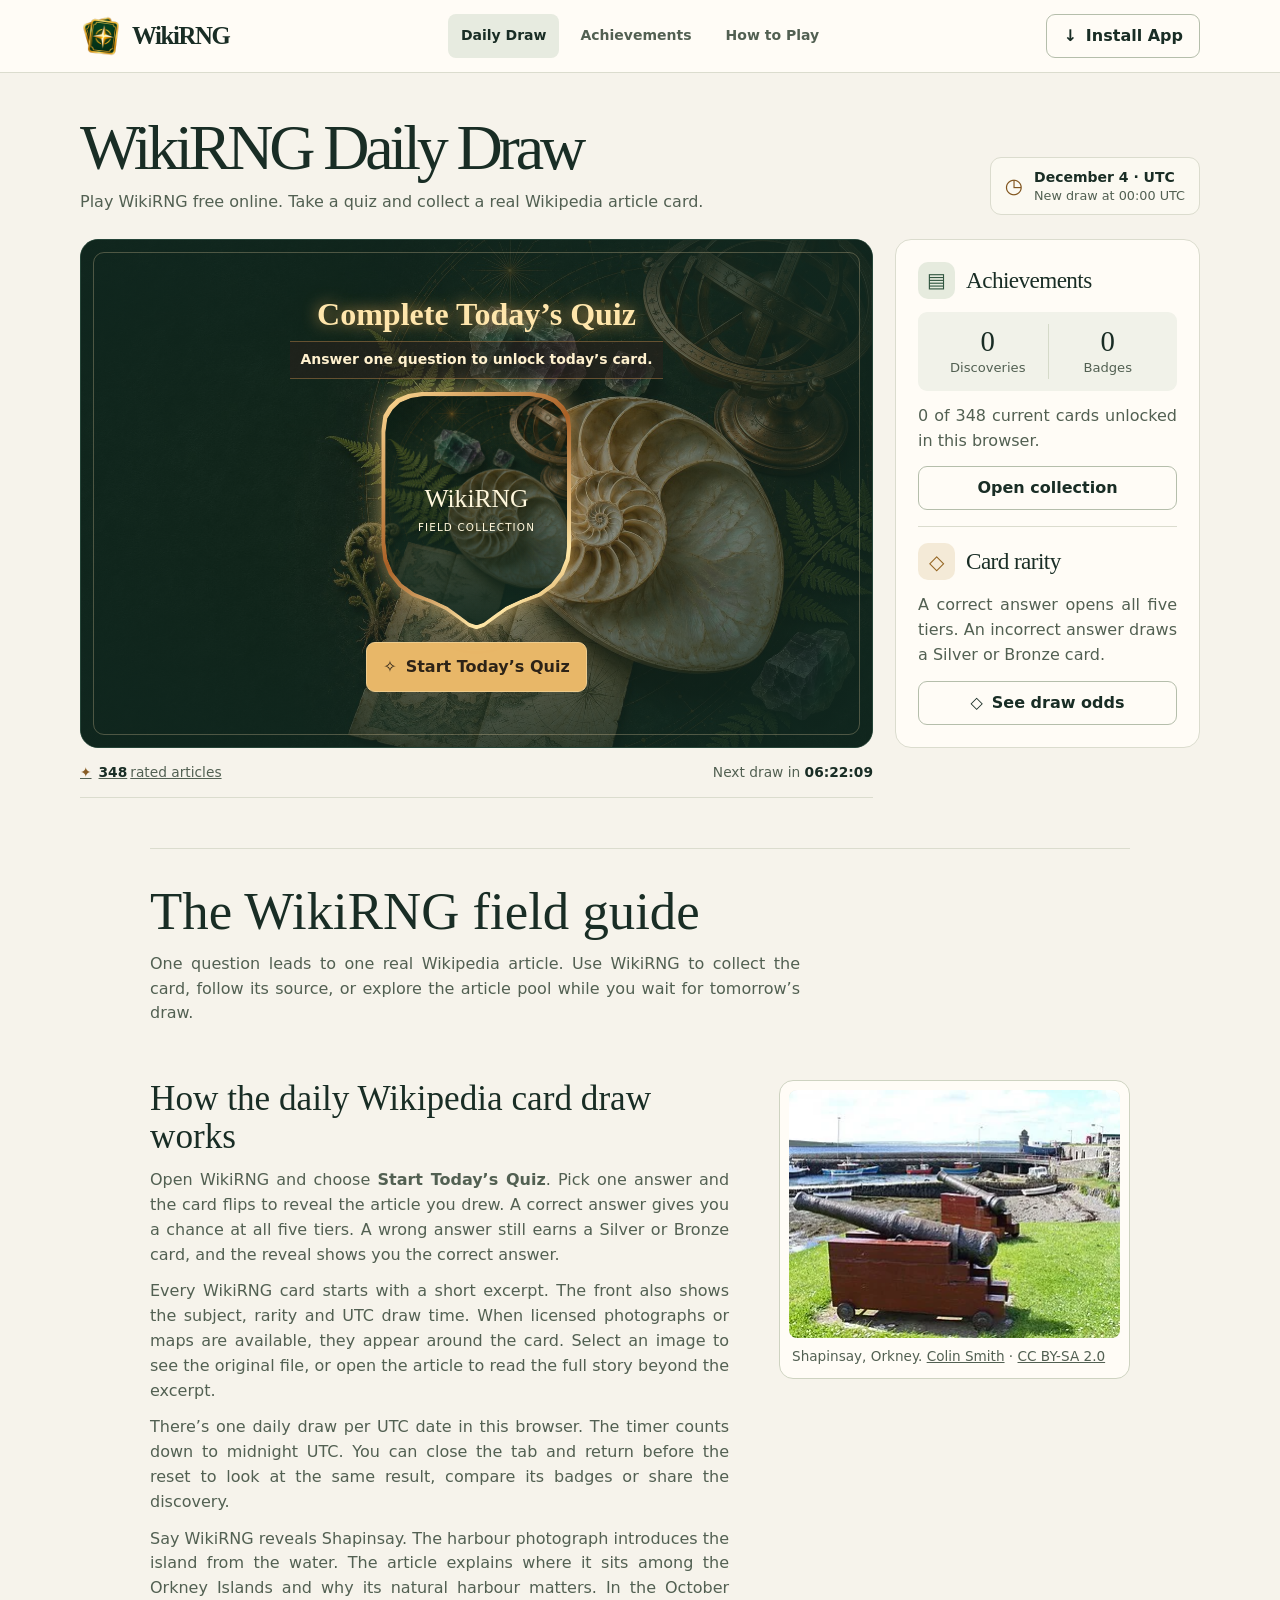
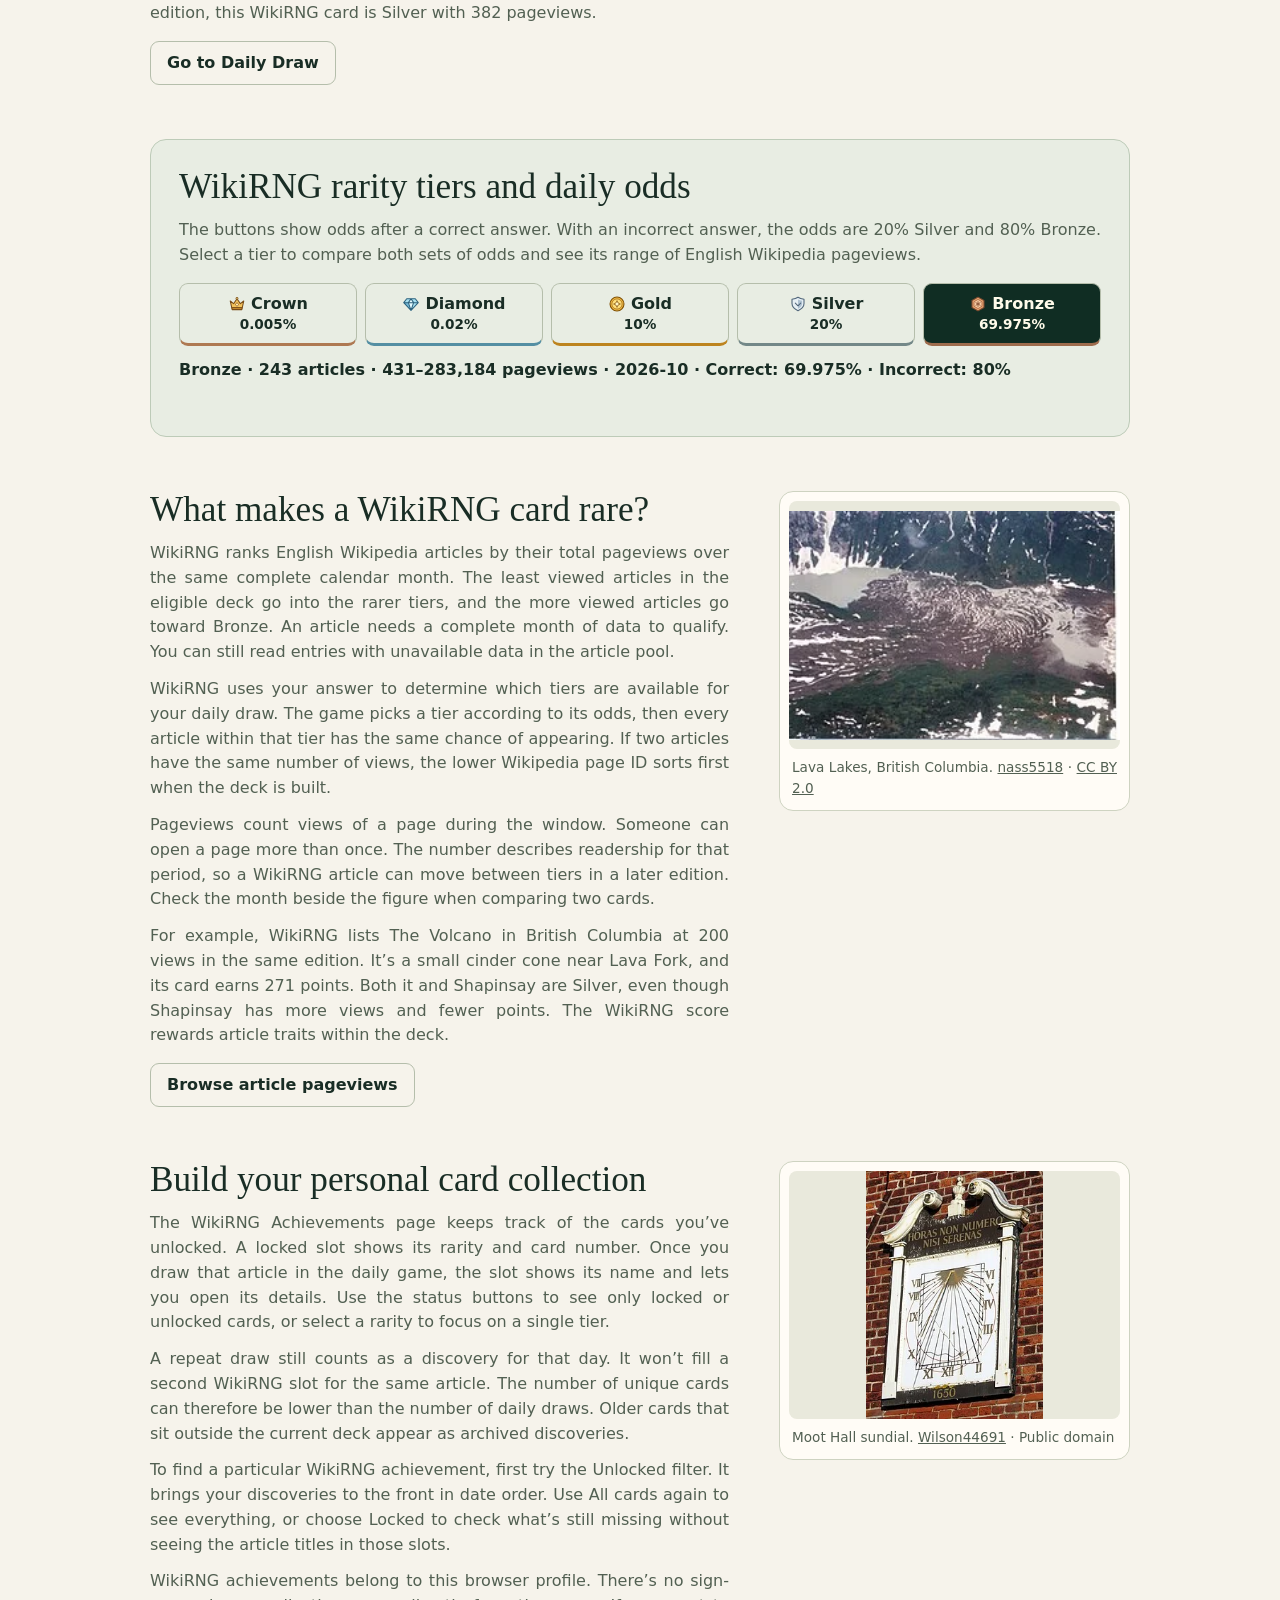
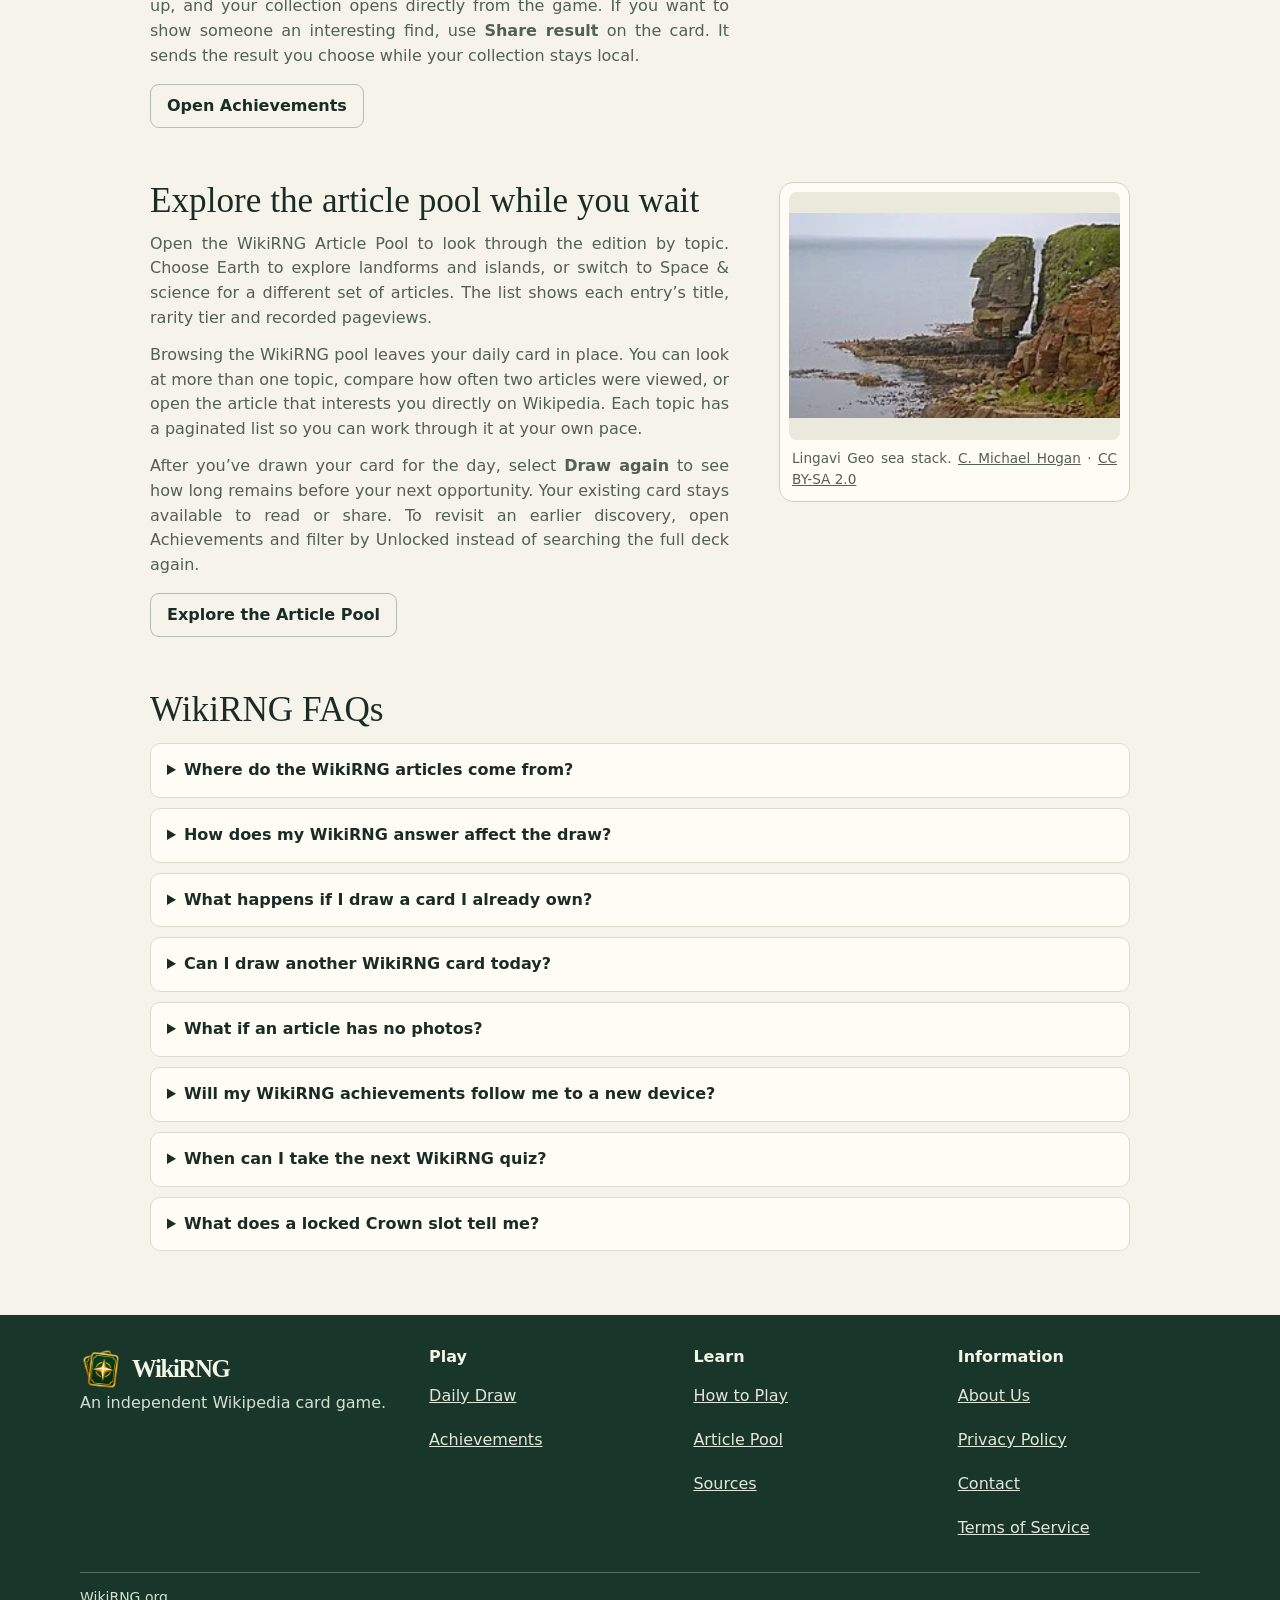
<file: index.html>
<!doctype html>
<html lang="en">
<head>
  <meta charset="utf-8">
  <meta name="viewport" content="width=device-width, initial-scale=1">
  <meta name="description" content="Play WikiRNG free online. Answer a quick quiz, draw a daily Wikipedia card from five rarity tiers, and build your personal collection.">
  <link rel="canonical" href="https://wikirng.org/">
  <meta property="og:title" content="WikiRNG — Daily Wikipedia Card Draw">
  <meta property="og:description" content="Answer the daily quiz, draw a Wikipedia article card, and fill your collection.">
  <meta property="og:url" content="https://wikirng.org/">
  <meta property="og:image" content="https://wikirng.org/archive-cover.jpg">
  <link rel="icon" type="image/png" sizes="32x32" href="brand/icon-32.png">
  <link rel="apple-touch-icon" href="brand/icon-192.png">
  <link rel="manifest" href="manifest.webmanifest">
  <meta name="theme-color" content="#f6f3eb">
  <link rel="stylesheet" href="styles.css">
  <script src="articles.js" defer></script>
  <script src="edition.js" defer></script>
  <script src="pageviews.js" defer></script>
  <script src="draw-rules.js" defer></script>
  <script src="article-media-local.js" defer></script>
  <script src="article-media.js" defer></script>
  <script src="site.js" defer></script>
  <script src="share-card.js" defer></script>
  <script src="game.js" defer></script>
  <title>WikiRNG — Daily Wikipedia Card Draw</title>
</head>
<body>
  <a class="skip" href="#main">Skip to game</a>
  <header class="site-header">
    <div class="shell header-inner">
      <a class="brand" href="#daily" aria-label="WikiRNG home"><img class="brand-logo" src="brand/icon-192.png" width="36" height="36" alt="">WikiRNG</a>
      <nav aria-label="Game">
        <a href="#daily" data-view="daily" aria-current="page">Daily Draw</a>
        <a href="#journal" data-view="journal">Achievements</a>
        <a href="#guide" data-view="guide">How to Play</a>
      </nav>
      <button class="outline install" id="install-open" type="button"><span aria-hidden="true">↓</span> Install App</button>
    </div>
  </header>

  <main id="main" class="shell">
    <section class="screen" id="daily" aria-labelledby="daily-title">
      <header class="section-heading">
        <div>
          <h1 id="daily-title">WikiRNG Daily Draw</h1>
          <p>Play WikiRNG free online. Take a quiz and collect a real Wikipedia article card.</p>
        </div>
        <div class="date-stamp"><span class="date-icon" aria-hidden="true">◷</span><div><span id="today-label">Today · UTC</span><small>New draw at 00:00 UTC</small></div></div>
      </header>

      <div class="game-grid">
        <div class="game-column">
          <article class="draw-card" id="draw-card" aria-labelledby="draw-heading">
            <div class="draw-content">
              <div class="unlock-banner">
                <h2 class="knowledge-kicker" id="draw-heading">Complete Today’s Quiz</h2>
                <p class="unlock-subtitle">Answer one question to unlock today’s card.</p>
              </div>
              <div class="draw-deck" aria-hidden="true"><span>WikiRNG</span><small>Field Collection</small></div>
              <button class="primary" id="draw-button" type="button"><span aria-hidden="true">✧</span><span id="draw-button-label">Start Today’s Quiz</span></button>
            </div>
          </article>
          <article class="result-card" id="result" aria-labelledby="result-title" hidden>
            <div class="knowledge-stage" id="knowledge-stage">
              <div class="unlock-banner">
                <p class="knowledge-kicker" id="result-mode"></p>
                <p class="unlock-subtitle" id="result-unlock"></p>
              </div>
              <div class="article-gallery" id="article-gallery" data-media-gallery role="group" aria-label="Images from this article"></div>
              <div class="knowledge-frame">
                <div class="knowledge-flipper" id="knowledge-flipper">
                  <div class="knowledge-back" aria-hidden="true"><span>WikiRNG</span><small>Field Collection</small></div>
                  <div class="knowledge-front">
                    <p class="knowledge-collection">WikiRNG Field Collection</p>
                    <h2 id="result-title" tabindex="-1"></h2>
                    <p class="knowledge-summary" id="result-description" lang="en"></p>
                    <dl class="knowledge-details">
                      <div><dt>Rarity</dt><dd id="result-card-type"></dd></div>
                      <div><dt>Topic</dt><dd id="result-topic"></dd></div>
                      <div><dt>Pageviews</dt><dd id="result-views"></dd></div>
                      <div><dt id="result-date-label">Drawn</dt><dd><time id="result-date"></time></dd></div>
                    </dl>
                  </div>
                </div>
              </div>
              <p class="media-status" id="media-status" data-media-status role="status" hidden></p>
              <div class="result-actions">
                <button class="primary" type="button" id="result-draw-again"><span aria-hidden="true">✧</span> Draw again</button>
                <a class="stage-link" id="source-link" target="_blank" rel="noopener noreferrer">Read on Wikipedia</a>
              </div>
            </div>
            <div class="result-copy">
              <div class="quiz-feedback" id="quiz-feedback" hidden></div>
              <div class="result-links">
                <button class="text-button share-trigger" type="button" id="share-button">
                  <svg aria-hidden="true" width="18" height="18" viewBox="0 0 24 24" fill="none" stroke="currentColor" stroke-width="1.8"><path d="m8.5 10.5 7-4m-7 7 7 4"/><circle cx="6" cy="12" r="2.5"/><circle cx="18" cy="5" r="2.5"/><circle cx="18" cy="19" r="2.5"/></svg>
                  Share result
                </button>
              </div>
              <p class="excerpt-credit" id="result-credit" hidden><a id="revision-link" target="_blank" rel="noopener noreferrer">Wikipedia contributors</a> · edited excerpt · <a href="https://creativecommons.org/licenses/by-sa/4.0/" target="_blank" rel="noopener noreferrer">CC BY-SA 4.0</a></p>
              <details class="media-credits" id="media-credits" data-media-credits hidden>
                <summary>Image credits</summary>
                <ul id="media-credit-list"></ul>
              </details>
            </div>
            <div class="score-panel">
              <span class="eyebrow">Your draw score</span>
              <div class="score"><strong id="score-value"></strong><span>pts</span></div>
              <p id="result-badges"></p>
              <p id="result-percentile"></p>
              <p id="saved-message"></p>
            </div>
            <div class="reason-panel">
              <h3>How you earned your points</h3>
              <ul id="reasons"></ul>
              <p class="fine" id="result-edition"></p>
            </div>
          </article>
          <p class="notice" id="draw-notice" role="status"></p>
          <div class="stage-meta">
            <a href="#pool" data-view="pool"><span aria-hidden="true">✦</span> <strong id="pool-size">348</strong> rated articles</a>
            <span>Next draw in <time id="countdown">--:--:--</time></span>
          </div>
        </div>
        <aside class="side-panel" aria-labelledby="journal-summary-title">
          <div class="side-heading"><span class="tile-icon" aria-hidden="true">▤</span><h2 id="journal-summary-title">Achievements</h2></div>
          <div class="stats">
            <div><strong id="summary-discoveries">0</strong><span>Discoveries</span></div>
            <div><strong id="summary-badges">0</strong><span>Badges</span></div>
          </div>
          <p id="journal-message">Your daily draws are collected here, ready to revisit any time.</p>
          <a class="outline" href="#journal" data-view="journal">Open collection</a>
          <div class="side-divider"></div>
          <div class="side-heading"><span class="tile-icon alternate" aria-hidden="true">◇</span><h2>Card rarity</h2></div>
          <p>A correct answer opens all five tiers. An incorrect answer draws a Silver or Bronze card.</p>
          <a class="outline" href="#odds"><span aria-hidden="true">◇</span> See draw odds</a>
        </aside>
      </div>

      <article class="field-guide" aria-labelledby="field-guide-title">
        <header class="field-guide-header">
          <h2 id="field-guide-title">The WikiRNG field guide</h2>
          <p>One question leads to one real Wikipedia article. Use WikiRNG to collect the card, follow its source, or explore the article pool while you wait for tomorrow’s draw.</p>
        </header>
        <section class="guide-story">
          <div>
            <h3>How the daily Wikipedia card draw works</h3>
            <p>Open WikiRNG and choose <strong>Start Today’s Quiz</strong>. Pick one answer and the card flips to reveal the article you drew. A correct answer gives you a chance at all five tiers. A wrong answer still earns a Silver or Bronze card, and the reveal shows you the correct answer.</p>
            <p>Every WikiRNG card starts with a short excerpt. The front also shows the subject, rarity and UTC draw time. When licensed photographs or maps are available, they appear around the card. Select an image to see the original file, or open the article to read the full story beyond the excerpt.</p>
            <p>There’s one daily draw per UTC date in this browser. The timer counts down to midnight UTC. You can close the tab and return before the reset to look at the same result, compare its badges or share the discovery.</p>
            <p>Say WikiRNG reveals Shapinsay. The harbour photograph introduces the island from the water. The article explains where it sits among the Orkney Islands and why its natural harbour matters. In the October edition, this WikiRNG card is Silver with 382 pageviews.</p>
            <a class="outline" href="#daily">Go to Daily Draw</a>
          </div>
          <figure>
            <img src="guide-images/shapinsay-harbour.webp" width="330" height="247" loading="lazy" decoding="async" alt="Boats moored at Balfour Harbour on the Orkney island of Shapinsay">
            <figcaption>Shapinsay, Orkney. <a href="https://commons.wikimedia.org/wiki/File:Shapinsay_Harbour_-_geograph.org.uk_-_485300.jpg">Colin Smith</a> · <a href="https://creativecommons.org/licenses/by-sa/2.0/">CC BY-SA 2.0</a></figcaption>
          </figure>
        </section>
        <section id="odds" class="odds-panel" aria-labelledby="odds-title">
          <h3 id="odds-title">WikiRNG rarity tiers and daily odds</h3>
          <p>The buttons show odds after a correct answer. With an incorrect answer, the odds are 20% Silver and 80% Bronze. Select a tier to compare both sets of odds and see its range of English Wikipedia pageviews.</p>
          <div class="odds-buttons" id="odds-buttons" role="group" aria-label="Explore a rarity tier">
            <button type="button" class="outline" data-tier="crown" aria-pressed="false">
              <strong><svg class="rarity-icon" aria-hidden="true" focusable="false" width="18" height="18" viewBox="0 0 24 24">
                <path d="m3 8 4.5 3.6L12 5l4.5 6.6L21 8l-2 9H5z" fill="#f3c45c" stroke="#784b16" stroke-width="1.45" stroke-linejoin="round"/>
                <path d="m5 17 .6 2.5h12.8L19 17z" fill="#dc9b33" stroke="#784b16" stroke-width="1.45" stroke-linejoin="round"/>
                <path d="m12 10 2.25 3-2.25 2-2.25-2z" fill="#fff0b4" stroke="#9c632a" stroke-width="1.1"/>
                <path d="M10.4 4.5 12 2.8l1.6 1.7L12 6z" fill="#ffe28c" stroke="#784b16" stroke-width="1.2" stroke-linejoin="round"/>
              </svg>Crown</strong><span>0.005%</span>
            </button>
            <button type="button" class="outline" data-tier="diamond" aria-pressed="false">
              <strong><svg class="rarity-icon" aria-hidden="true" focusable="false" width="18" height="18" viewBox="0 0 24 24">
                <path d="M6.3 5h11.4l4 5.2L12 20.5 2.3 10.2z" fill="#a8e0f0"/>
                <path d="M2.3 10.2h6.2L12 20.5z" fill="#75b9d6"/>
                <path d="M8.5 10.2 12 5l3.5 5.2-3.5 10.3z" fill="#e4faff"/>
                <path d="M6.3 5h11.4l4 5.2L12 20.5 2.3 10.2zM2.3 10.2h19.4M12 5l-3.5 5.2L12 20.5l3.5-10.3L12 5z" fill="none" stroke="#2b617d" stroke-width="1.35" stroke-linejoin="round"/>
              </svg>Diamond</strong><span>0.02%</span>
            </button>
            <button type="button" class="outline" data-tier="gold" aria-pressed="false">
              <strong><svg class="rarity-icon" aria-hidden="true" focusable="false" width="18" height="18" viewBox="0 0 24 24">
                <circle cx="12" cy="12" r="9.3" fill="#f1bb46" stroke="#815206" stroke-width="1.45"/>
                <circle cx="12" cy="12" r="6.8" fill="#ffdf7b" stroke="#a46e18" stroke-width="1.05"/>
                <path d="M12 7.5 13.4 10.6 16.5 12 13.4 13.4 12 16.5 10.6 13.4 7.5 12 10.6 10.6z" fill="#fff5c6" stroke="#90601b" stroke-width="1.1" stroke-linejoin="round"/>
              </svg>Gold</strong><span>10%</span>
            </button>
            <button type="button" class="outline" data-tier="silver" aria-pressed="false">
              <strong><svg class="rarity-icon" aria-hidden="true" focusable="false" width="18" height="18" viewBox="0 0 24 24">
                <path d="M12 3c2.4 1.6 5 2.3 8 2.7v5.7c0 4.3-3.1 7.3-8 9.6-4.9-2.3-8-5.3-8-9.6V5.7c3-.4 5.6-1.1 8-2.7z" fill="#e6eff4" stroke="#52677b" stroke-width="1.45" stroke-linejoin="round"/>
                <path d="M12 6v12.2c3.5-1.9 5.5-4.1 5.5-7V7.8C15.4 7.4 13.6 6.8 12 6z" fill="#afc2d2"/>
                <path d="m8.4 10.8 3.6 3.6 3.6-3.6" fill="none" stroke="#52677b" stroke-width="1.4" stroke-linecap="round" stroke-linejoin="round"/>
              </svg>Silver</strong><span>20%</span>
            </button>
            <button type="button" class="outline" data-tier="bronze" aria-pressed="true">
              <strong><svg class="rarity-icon" aria-hidden="true" focusable="false" width="18" height="18" viewBox="0 0 24 24">
                <path d="M12 2.8 20 7.4v9.2l-8 4.6-8-4.6V7.4z" fill="#e6a36f" stroke="#78482e" stroke-width="1.45" stroke-linejoin="round"/>
                <path d="M12 5.9 17.3 9v6L12 18.1 6.7 15V9z" fill="#f7cca2" stroke="#a66543" stroke-width="1.05" stroke-linejoin="round"/>
                <path d="M12 8.9v6.2m-2.7-4.7 5.4 3.2m0-3.2-5.4 3.2" fill="none" stroke="#895337" stroke-width="1.25" stroke-linecap="round"/>
              </svg>Bronze</strong><span>69.975%</span>
            </button>
          </div>
          <p id="odds-detail" role="status">The daily draw first selects a tier, then draws one article from that tier.</p>
        </section>
        <section class="guide-story">
          <div>
            <h3>What makes a WikiRNG card rare?</h3>
            <p>WikiRNG ranks English Wikipedia articles by their total pageviews over the same complete calendar month. The least viewed articles in the eligible deck go into the rarer tiers, and the more viewed articles go toward Bronze. An article needs a complete month of data to qualify. You can still read entries with unavailable data in the article pool.</p>
            <p>WikiRNG uses your answer to determine which tiers are available for your daily draw. The game picks a tier according to its odds, then every article within that tier has the same chance of appearing. If two articles have the same number of views, the lower Wikipedia page ID sorts first when the deck is built.</p>
            <p>Pageviews count views of a page during the window. Someone can open a page more than once. The number describes readership for that period, so a WikiRNG article can move between tiers in a later edition. Check the month beside the figure when comparing two cards.</p>
            <p>For example, WikiRNG lists The Volcano in British Columbia at 200 views in the same edition. It’s a small cinder cone near Lava Fork, and its card earns 271 points. Both it and Shapinsay are Silver, even though Shapinsay has more views and fewer points. The WikiRNG score rewards article traits within the deck.</p>
            <a class="outline" href="#pool" data-view="pool">Browse article pageviews</a>
          </div>
          <figure>
            <img src="guide-images/lava-lakes.webp" width="250" height="173" loading="lazy" decoding="async" alt="A lava flow at the Lava Lakes in British Columbia">
            <figcaption>Lava Lakes, British Columbia. <a href="https://commons.wikimedia.org/wiki/File:Lava_flow_at_the_Lava_Lakes,_British_Columbia,_Canada.jpg">nass5518</a> · <a href="https://creativecommons.org/licenses/by/2.0/">CC BY 2.0</a></figcaption>
          </figure>
        </section>
        <section class="guide-story">
          <div>
            <h3>Build your personal card collection</h3>
            <p>The WikiRNG Achievements page keeps track of the cards you’ve unlocked. A locked slot shows its rarity and card number. Once you draw that article in the daily game, the slot shows its name and lets you open its details. Use the status buttons to see only locked or unlocked cards, or select a rarity to focus on a single tier.</p>
            <p>A repeat draw still counts as a discovery for that day. It won’t fill a second WikiRNG slot for the same article. The number of unique cards can therefore be lower than the number of daily draws. Older cards that sit outside the current deck appear as archived discoveries.</p>
            <p>To find a particular WikiRNG achievement, first try the Unlocked filter. It brings your discoveries to the front in date order. Use All cards again to see everything, or choose Locked to check what’s still missing without seeing the article titles in those slots.</p>
            <p>WikiRNG achievements belong to this browser profile. There’s no sign-up, and your collection opens directly from the game. If you want to show someone an interesting find, use <strong>Share result</strong> on the card. It sends the result you choose while your collection stays local.</p>
            <a class="outline" href="#journal" data-view="journal">Open Achievements</a>
          </div>
          <figure>
            <img src="guide-images/moot-hall.webp" width="250" height="349" loading="lazy" decoding="async" alt="A wall-mounted sundial at Moot Hall with Roman numerals">
            <figcaption>Moot Hall sundial. <a href="https://commons.wikimedia.org/wiki/File:MootHallSundial.JPG">Wilson44691</a> · Public domain</figcaption>
          </figure>
        </section>
        <section class="guide-story">
          <div>
            <h3>Explore the article pool while you wait</h3>
            <p>Open the WikiRNG Article Pool to look through the edition by topic. Choose Earth to explore landforms and islands, or switch to Space &amp; science for a different set of articles. The list shows each entry’s title, rarity tier and recorded pageviews.</p>
            <p>Browsing the WikiRNG pool leaves your daily card in place. You can look at more than one topic, compare how often two articles were viewed, or open the article that interests you directly on Wikipedia. Each topic has a paginated list so you can work through it at your own pace.</p>
            <p>After you’ve drawn your card for the day, select <strong>Draw again</strong> to see how long remains before your next opportunity. Your existing card stays available to read or share. To revisit an earlier discovery, open Achievements and filter by Unlocked instead of searching the full deck again.</p>
            <a class="outline" href="#pool" data-view="pool">Explore the Article Pool</a>
          </div>
          <figure>
            <img src="guide-images/lingavi-geo.webp" width="250" height="155" loading="lazy" decoding="async" alt="A sea stack off the rocky coast at Lingavi Geo">
            <figcaption>Lingavi Geo sea stack. <a href="https://commons.wikimedia.org/wiki/File:Sea_stack_at_Lingavi_Geo.jpg">C. Michael Hogan</a> · <a href="https://creativecommons.org/licenses/by-sa/2.0/">CC BY-SA 2.0</a></figcaption>
          </figure>
        </section>
        <section class="faq" aria-labelledby="faq-title">
          <h3 id="faq-title">WikiRNG FAQs</h3>
          <details><summary>Where do the WikiRNG articles come from?</summary><p>The deck samples English Wikipedia’s featured articles across several subjects. The WikiRNG article pool shows what’s in the current edition. Each card links to its source article, and the credit line links to the excerpt’s Wikipedia revision when available. The sample is much smaller than English Wikipedia itself.</p></details>
          <details><summary>How does my WikiRNG answer affect the draw?</summary><p>A correct answer gives you a chance at Crown, Diamond, Gold, Silver or Bronze. An incorrect answer still earns a card, with 20% odds for Silver and 80% for Bronze. The points shown below your card come from article traits such as coordinates.</p></details>
          <details><summary>What happens if I draw a card I already own?</summary><p>WikiRNG saves the new daily result, including its draw time. The existing achievement stays unlocked. The collection count tracks different articles, while the discoveries count tracks completed days in this browser.</p></details>
          <details><summary>Can I draw another WikiRNG card today?</summary><p>WikiRNG offers one draw per UTC day in this browser. Once you submit an answer, your card is saved for the day. The next opportunity arrives at 00:00 UTC, and you can check the countdown any time by selecting Draw again.</p></details>
          <details><summary>What if an article has no photos?</summary><p>You still get the summary, rarity, points and source link. The available illustrations depend on the article and file permissions. Some cards include maps or diagrams, and others may have no suitable media or a temporary loading problem.</p></details>
          <details><summary>Will my WikiRNG achievements follow me to a new device?</summary><p>The collection uses local storage. A different browser, device or profile starts a separate collection. Clearing site data removes the saved draws for that profile. A private browsing session can discard them when it closes.</p></details>
          <details><summary>When can I take the next WikiRNG quiz?</summary><p>The next question unlocks at 00:00 UTC. Use the countdown near your card if your local evening or morning falls on a different calendar day than UTC. You can browse the pool or your unlocked cards while you wait.</p></details>
          <details><summary>What does a locked Crown slot tell me?</summary><p>The slot tells you there’s a Crown card left to discover. Selecting Crown in the WikiRNG rarity panel shows the odds and the pageview range for that tier. Use the Achievements filter to check whether your browser has already saved it. A correct answer is required for a chance at Crown.</p></details>
        </section>
      </article>
    </section>

    <section class="screen inner-screen" id="journal" hidden aria-labelledby="journal-title">
      <header class="section-heading">
        <div><h1 id="journal-title" tabindex="-1">Card achievements</h1><p>See the cards you’ve unlocked and the ones still waiting in the deck.</p></div>
        <label class="filter">Rarity<select id="journal-filter"><option value="all">All rarities</option></select></label>
      </header>
      <div class="collection-controls">
        <div class="collection-filters" role="group" aria-label="Collection status">
          <button class="outline" type="button" data-collection-status="all" aria-pressed="true">All cards</button>
          <button class="outline" type="button" data-collection-status="unlocked" aria-pressed="false">Unlocked</button>
          <button class="outline" type="button" data-collection-status="locked" aria-pressed="false">Locked</button>
        </div>
        <p id="collection-progress" aria-live="polite"></p>
      </div>
      <div class="journal-empty" id="journal-empty">
        <span class="tile-icon" aria-hidden="true">▤</span><h2 id="journal-empty-title">No cards in this view</h2>
        <p id="journal-empty-message">Try another filter or play today’s quiz to add a card.</p>
        <a class="primary" href="#daily" data-view="daily">Go to Daily Draw</a>
      </div>
      <div class="journal-grid" id="journal-list"></div>
      <div class="pool-controls collection-pager" id="collection-pager">
        <button class="outline" id="collection-prev" type="button">Previous</button>
        <p id="collection-range" aria-live="polite"></p>
        <button class="outline" id="collection-next" type="button">Next</button>
      </div>
    </section>

    <section class="screen inner-screen" id="pool" hidden aria-labelledby="pool-title">
      <header class="section-heading">
        <div><h1 id="pool-title" tabindex="-1">Article pool</h1><p>Inspect the archived Wikipedia edition used for daily draws.</p></div>
        <label class="filter">Topic<select id="pool-filter"><option value="all">All topics</option></select></label>
      </header>
      <p class="pool-source"><a href="https://en.wikipedia.org/wiki/Wikipedia:Featured_articles" target="_blank" rel="noopener noreferrer">English Wikipedia featured article index</a> · <span id="edition-date"></span></p>
      <div class="pool-controls">
        <button class="outline" id="pool-prev" type="button">Previous</button>
        <p id="pool-range" aria-live="polite"></p>
        <button class="outline" id="pool-next" type="button">Next</button>
      </div>
      <div class="journal-grid" id="pool-list"></div>
    </section>

    <section class="screen inner-screen" id="guide" hidden aria-labelledby="guide-title">
      <header class="section-heading"><div><h1 id="guide-title" tabindex="-1">How to play</h1><p>A few rules for your daily discovery.</p></div></header>
      <div class="guide-stack">
        <details open><summary>How often can I draw?</summary><p>Submit one answer per UTC day to draw a card. A correct answer opens all five tiers. An incorrect answer earns a Silver or Bronze card. <a href="#odds">Compare the rarity odds.</a></p></details>
        <details><summary>How are points earned?</summary><p>Every article starts at 100 points. Traits in the edition earn badges. Only the highest-scoring badge counts in each of the topic, title and article metadata groups. Rarity follows pageviews.</p></details>
        <details><summary>What does “top of the pool” mean?</summary><p>It compares article scores in the edition, including ties. The score shows how unusual the article’s badge traits are within this edition.</p></details>
        <details><summary>Where are my discoveries saved?</summary><p>Daily results stay in this browser’s local storage. Clearing site data or switching browsers separates your journal. Share result lets you export just the selected card and its links.</p></details>
        <details><summary>Where do the discoveries come from?</summary><p>This edition is a sample from the English Wikipedia featured article index, with excerpts and metadata from Wikipedia. Each result shows its source and edition. Older draws keep the score and size of their original pool. <a href="#pool" data-view="pool">Browse the current pool.</a></p></details>
      </div>
    </section>
  </main>

  <footer class="site-footer">
    <div class="shell footer-grid">
      <div><a class="brand" href="#daily" data-view="daily"><img class="brand-logo" src="brand/icon-192.png" width="36" height="36" alt="">WikiRNG</a><p>An independent Wikipedia card game.</p></div>
      <div><h2>Play</h2><a href="#daily" data-view="daily">Daily Draw</a><a href="#journal" data-view="journal">Achievements</a></div>
      <div><h2>Learn</h2><a href="#guide" data-view="guide">How to Play</a><a href="#pool" data-view="pool">Article Pool</a><a href="/about/#sources">Sources</a></div>
      <div><h2>Information</h2><a href="/about/">About Us</a><a href="/privacy/">Privacy Policy</a><a href="/contact/">Contact</a><a href="/terms/">Terms of Service</a></div>
    </div>
    <div class="shell footer-bottom">WikiRNG.org</div>
  </footer>

  <dialog id="quiz-dialog" aria-labelledby="quiz-title">
    <div class="dialog-title"><h2 id="quiz-title">Today’s Quiz</h2><form method="dialog"><button class="plain-close" aria-label="Close quiz" type="submit">×</button></form></div>
    <div id="quiz-prompt">
      <p class="fine">A correct answer opens all five rarity tiers. An incorrect answer still unlocks a Silver or Bronze card.</p>
      <p id="quiz-question"></p>
      <div class="quiz-options" id="quiz-options" role="group" aria-labelledby="quiz-question"></div>
    </div>
    <div class="quiz-reaction" id="quiz-reaction" hidden>
      <div class="quiz-particles" id="quiz-particles" aria-hidden="true"></div>
      <div class="quiz-feedback" id="quiz-reaction-feedback" tabindex="-1"></div>
    </div>
  </dialog>
  <dialog id="draw-limit-dialog" aria-labelledby="draw-limit-title" aria-describedby="draw-limit-message">
    <h2 id="draw-limit-title">One draw per day</h2>
    <p id="draw-limit-message">You’ve used today’s draw. Come back tomorrow!</p>
    <p class="fine">Next draw in <time id="draw-limit-countdown">--:--:--</time></p>
    <form method="dialog"><button class="primary" type="submit" autofocus>Got it</button></form>
  </dialog>
  <dialog id="collection-dialog" aria-labelledby="collection-title">
    <form class="collection-close" method="dialog"><button class="plain-close" aria-label="Close card detail" type="submit" autofocus>×</button></form>
    <div class="collection-locked" id="collection-locked" hidden>
      <h2 id="collection-locked-title"></h2>
      <p id="collection-locked-rarity"></p>
      <p>Unlock this card by drawing it in the daily game.</p>
    </div>
    <div class="knowledge-stage collection-stage" id="collection-unlocked" hidden>
      <div class="unlock-banner">
        <p class="knowledge-kicker">Card Unlocked</p>
        <p class="unlock-subtitle" id="collection-banner-rarity"></p>
      </div>
      <div class="article-gallery" id="collection-gallery" data-media-gallery role="group" aria-label="Images from this article"></div>
      <div class="knowledge-frame">
        <div class="knowledge-front">
          <p class="knowledge-collection">WikiRNG Field Collection</p>
          <h2 id="collection-title"></h2>
          <p class="knowledge-summary" id="collection-description" lang="en"></p>
          <dl class="knowledge-details">
            <div><dt>Rarity</dt><dd id="collection-rarity"></dd></div>
            <div><dt>Topic</dt><dd id="collection-topic"></dd></div>
            <div><dt>Pageviews</dt><dd id="collection-views"></dd></div>
            <div><dt id="collection-date-label">Drawn</dt><dd><time id="collection-date"></time></dd></div>
          </dl>
        </div>
      </div>
      <p class="media-status" data-media-status role="status" hidden></p>
      <div class="collection-credits">
        <p class="fine" id="collection-credit" hidden><a id="collection-revision" target="_blank" rel="noopener noreferrer">Wikipedia contributors</a> · edited excerpt · <a href="https://creativecommons.org/licenses/by-sa/4.0/" target="_blank" rel="noopener noreferrer">CC BY-SA 4.0</a></p>
        <details class="media-credits" data-media-credits hidden>
          <summary>Image credits</summary>
          <ul></ul>
        </details>
      </div>
      <a class="collection-source" id="collection-source" target="_blank" rel="noopener noreferrer">Read on Wikipedia</a>
    </div>
  </dialog>
  <dialog id="install-dialog" aria-labelledby="install-title">
    <div class="dialog-title"><h2 id="install-title">Install WikiRNG</h2><form method="dialog"><button class="plain-close" aria-label="Close" type="submit">×</button></form></div>
    <p>Use your browser’s menu to install WikiRNG or add it to your home screen. On iPhone or iPad, open Share in Safari and choose Add to Home Screen.</p>
    <button class="outline" id="copy-link" type="button">Copy site link</button>
    <button class="primary" id="native-install" type="button" hidden>Install now</button>
    <input id="install-url" type="url" value="https://wikirng.org/" aria-label="WikiRNG site link" readonly hidden>
  </dialog>
  <dialog id="share-dialog" aria-labelledby="share-title">
    <div class="dialog-title"><h2 id="share-title">Share this discovery</h2><form method="dialog"><button class="plain-close" aria-label="Close share dialog" type="submit">×</button></form></div>
    <div class="share-preview"><canvas id="share-canvas" width="1080" height="1350" role="img" aria-label="Preview of the WikiRNG share card"></canvas></div>
    <div class="share-links">
      <a id="share-site" href="https://wikirng.org/" target="_blank" rel="noopener noreferrer">https://wikirng.org/</a>
      <a id="share-wikipedia" target="_blank" rel="noopener noreferrer"></a>
    </div>
    <div class="share-actions" role="group" aria-label="Share or save the card">
      <button class="outline" type="button" id="share-download" disabled><svg aria-hidden="true" viewBox="0 0 24 24" fill="none" stroke="currentColor" stroke-width="1.8" stroke-linecap="round" stroke-linejoin="round"><path d="M12 3v12m-4-4 4 4 4-4M5 16v4h14v-4"/></svg>Download image</button>
      <button class="primary" type="button" id="share-native" disabled><svg aria-hidden="true" viewBox="0 0 24 24" fill="none" stroke="currentColor" stroke-width="1.8"><path d="m8.5 10.5 7-4m-7 7 7 4"/><circle cx="6" cy="12" r="2.5"/><circle cx="18" cy="5" r="2.5"/><circle cx="18" cy="19" r="2.5"/></svg>Share image + link</button>
      <button class="outline" type="button" id="share-copy"><svg aria-hidden="true" viewBox="0 0 24 24" fill="none" stroke="currentColor" stroke-width="1.8" stroke-linecap="round"><path d="m10 14 4-4m-6.4 6.4-1 1a3.5 3.5 0 0 1-5-5l4-4a3.5 3.5 0 0 1 5 0m5.8-.8 1-1a3.5 3.5 0 0 1 5 5l-4 4a3.5 3.5 0 0 1-5 0" transform="translate(0 1)"/></svg>Copy site link</button>
    </div>
    <div class="share-platforms" role="group" aria-label="Social sharing shortcuts">
      <a class="outline" href="https://www.tiktok.com/" target="_blank" rel="noopener noreferrer" title="Open TikTok"><svg aria-hidden="true" viewBox="0 0 24 24" fill="currentColor"><path d="M14 3h3c.2 2.4 1.9 4 4 4.4v3.1c-1.5-.1-2.8-.6-4-1.5v7.1a5.6 5.6 0 1 1-5.6-5.6h.7v3.1h-.7a2.5 2.5 0 1 0 2.6 2.5z"/></svg>TikTok</a>
      <a class="outline" href="https://www.youtube.com/" target="_blank" rel="noopener noreferrer" title="Open YouTube"><svg aria-hidden="true" viewBox="0 0 24 24" fill="#c61a29"><path d="M20 5.4c1.2.3 1.8 1 2 2.2.4 2.3.4 6.5 0 8.8-.2 1.2-.8 1.9-2 2.2-2.4.6-13.6.6-16 0-1.2-.3-1.8-1-2-2.2-.4-2.3-.4-6.5 0-8.8.2-1.2.8-1.9 2-2.2 2.4-.6 13.6-.6 16 0Z"/><path d="M10 8.7v6.6l5.7-3.3z" fill="#fff"/></svg>YouTube</a>
      <a class="outline" id="share-x" href="https://twitter.com/intent/tweet" target="_blank" rel="noopener noreferrer" title="Draft a post on X"><svg aria-hidden="true" viewBox="0 0 24 24" fill="currentColor"><path d="M4 3h5l4.2 6 5-6h2l-6.1 7.3L21 21h-5l-4.6-6.6L6 21H4l6.5-7.9zm3 1.6 9.8 14.8H18L8.2 4.6z"/></svg>X</a>
      <a class="outline" id="share-reddit" href="https://www.reddit.com/submit" target="_blank" rel="noopener noreferrer" title="Draft a link on Reddit"><svg aria-hidden="true" viewBox="0 0 24 24"><circle cx="12" cy="12" r="10" fill="#bd4118"/><g fill="#fff"><ellipse cx="12" cy="13.3" rx="6.2" ry="4"/><circle cx="6.2" cy="12" r="1.5"/><circle cx="17.8" cy="12" r="1.5"/><circle cx="16.3" cy="7.2" r="1.3"/></g><path d="m12 10 1.1-3.6 2.1.5m-5 8.1c.8.7 2.8.7 3.6 0" fill="none" stroke="#fff" stroke-linecap="round"/><path d="M9.6 12.9h.1m4.6 0h.1m-4.1 2a3.8 3.8 0 0 0 3.4 0" fill="none" stroke="#a63b17" stroke-width="1.2" stroke-linecap="round"/></svg>Reddit</a>
      <a class="outline" href="https://www.instagram.com/" target="_blank" rel="noopener noreferrer" title="Open Instagram"><svg aria-hidden="true" viewBox="0 0 24 24" fill="none" stroke="#a33369" stroke-width="1.9"><rect x="3" y="3" width="18" height="18" rx="5"/><circle cx="12" cy="12" r="4"/><circle cx="17.1" cy="6.9" r=".8" fill="#a33369" stroke="none"/></svg>Instagram</a>
    </div>
    <p class="share-help">X and Reddit open link drafts. To post a PNG, use your device’s share menu or download and attach it in the app.</p>
    <p id="share-status" class="fine" role="status"></p>
    <details class="share-caption" id="share-caption">
      <summary>Caption and credits</summary>
      <textarea id="share-text" rows="5" readonly aria-label="Share caption and image credits"></textarea>
      <button class="outline" type="button" id="share-copy-caption">Copy caption</button>
    </details>
    <input type="url" id="share-copy-fallback" readonly aria-label="WikiRNG site link" hidden>
  </dialog>
  <p id="announcer" class="sr-only" role="status" aria-live="polite"></p>
</body>
</html>
</file>
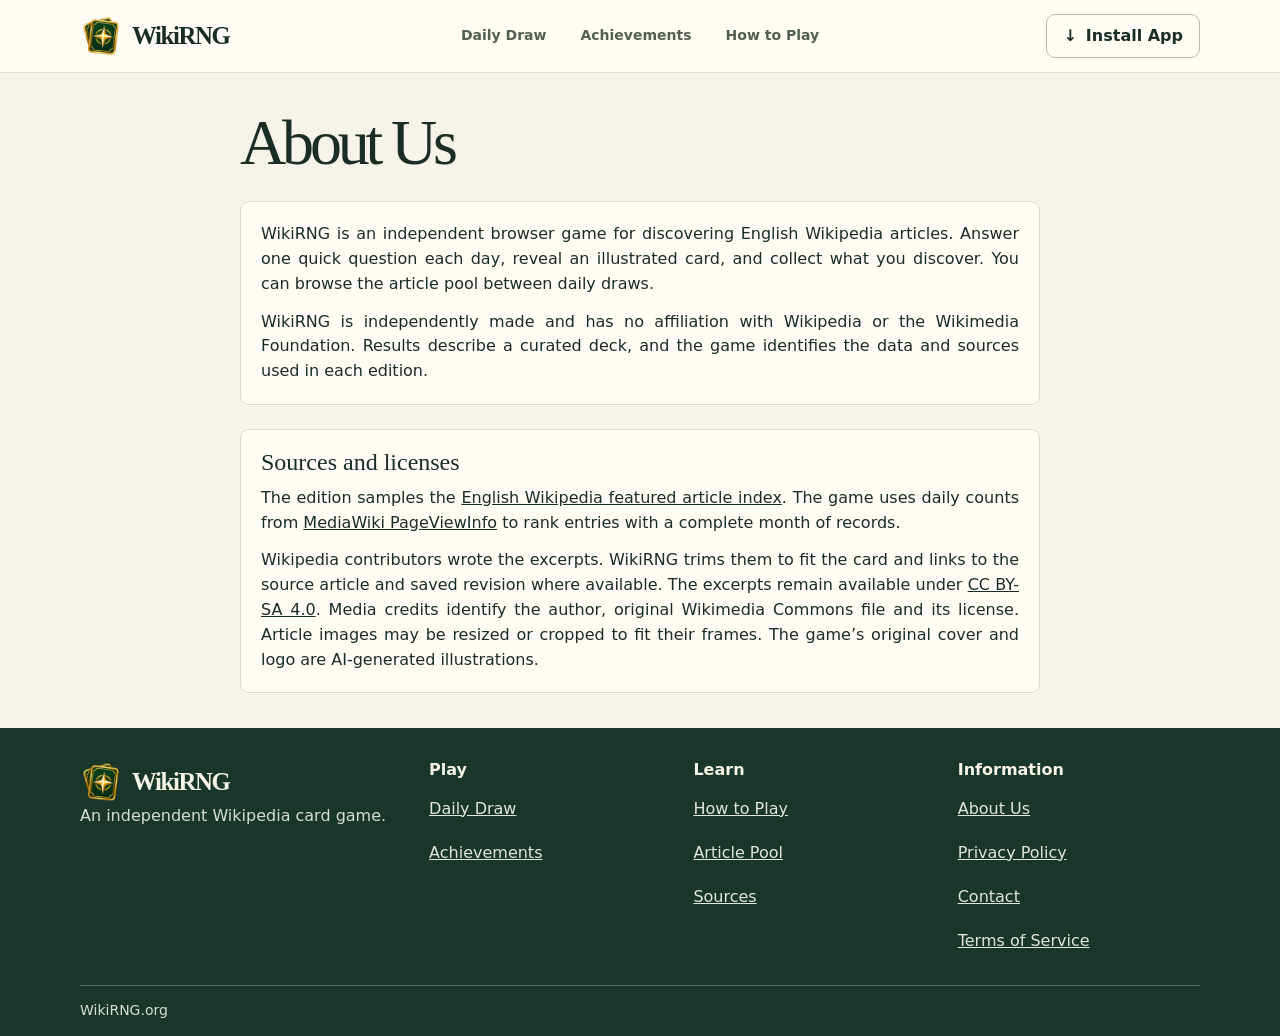
<file: about/index.html>
<!doctype html>
<html lang="en">
<head>
  <meta charset="utf-8">
  <meta name="viewport" content="width=device-width, initial-scale=1">
  <meta name="description" content="Learn about WikiRNG, the independent daily Wikipedia card game, its pageview data, and its sources and licenses.">
  <link rel="canonical" href="https://wikirng.org/about/">
  <meta name="theme-color" content="#f6f3eb">
  <link rel="icon" type="image/png" sizes="32x32" href="/brand/icon-32.png">
  <link rel="apple-touch-icon" href="/brand/icon-192.png">
  <link rel="manifest" href="/manifest.webmanifest">
  <link rel="stylesheet" href="/styles.css">
  <script src="/site.js" defer></script>
  <title>About Us — WikiRNG</title>
</head>
<body>
  <a class="skip" href="#main">Skip to content</a>
  <header class="site-header">
    <div class="shell header-inner">
      <a class="brand" href="/#daily" aria-label="WikiRNG home"><img class="brand-logo" src="/brand/icon-192.png" width="36" height="36" alt="">WikiRNG</a>
      <nav aria-label="Game">
        <a href="/#daily" data-view="daily">Daily Draw</a>
        <a href="/#journal" data-view="journal">Achievements</a>
        <a href="/#guide" data-view="guide">How to Play</a>
      </nav>
      <button class="outline install" id="install-open" type="button"><span aria-hidden="true">↓</span> Install App</button>
    </div>
  </header>
  <main id="main" class="shell info-content">
    <header class="section-heading"><h1>About Us</h1></header>
    <section><p>WikiRNG is an independent browser game for discovering English Wikipedia articles. Answer one quick question each day, reveal an illustrated card, and collect what you discover. You can browse the article pool between daily draws.</p>
      <p>WikiRNG is independently made and has no affiliation with Wikipedia or the Wikimedia Foundation. Results describe a curated deck, and the game identifies the data and sources used in each edition.</p></section><section id="sources"><h2>Sources and licenses</h2>
      <p>The edition samples the <a href="https://en.wikipedia.org/wiki/Wikipedia:Featured_articles">English Wikipedia featured article index</a>. The game uses daily counts from <a href="https://www.mediawiki.org/wiki/Extension:PageViewInfo">MediaWiki PageViewInfo</a> to rank entries with a complete month of records.</p>
      <p>Wikipedia contributors wrote the excerpts. WikiRNG trims them to fit the card and links to the source article and saved revision where available. The excerpts remain available under <a href="https://creativecommons.org/licenses/by-sa/4.0/">CC BY-SA 4.0</a>. Media credits identify the author, original Wikimedia Commons file and its license. Article images may be resized or cropped to fit their frames. The game’s original cover and logo are AI-generated illustrations.</p></section>
  </main>
  <footer class="site-footer">
    <div class="shell footer-grid">
      <div><a class="brand" href="/#daily" data-view="daily"><img class="brand-logo" src="/brand/icon-192.png" width="36" height="36" alt="">WikiRNG</a><p>An independent Wikipedia card game.</p></div>
      <div><h2>Play</h2><a href="/#daily" data-view="daily">Daily Draw</a><a href="/#journal" data-view="journal">Achievements</a></div>
      <div><h2>Learn</h2><a href="/#guide" data-view="guide">How to Play</a><a href="/#pool" data-view="pool">Article Pool</a><a href="/about/#sources">Sources</a></div>
      <div><h2>Information</h2><a href="/about/">About Us</a><a href="/privacy/">Privacy Policy</a><a href="/contact/">Contact</a><a href="/terms/">Terms of Service</a></div>
    </div>
    <div class="shell footer-bottom">WikiRNG.org</div>
  </footer>
  <dialog id="install-dialog" aria-labelledby="install-title">
    <div class="dialog-title"><h2 id="install-title">Install WikiRNG</h2><form method="dialog"><button class="plain-close" aria-label="Close" type="submit">×</button></form></div>
    <p>Use your browser’s menu to install WikiRNG or add it to your home screen. On iPhone or iPad, open Share in Safari and choose Add to Home Screen.</p>
    <button class="outline" id="copy-link" type="button">Copy site link</button>
    <button class="primary" id="native-install" type="button" hidden>Install now</button>
    <input id="install-url" type="url" value="https://wikirng.org/" aria-label="WikiRNG site link" readonly hidden>
  </dialog>
</body>
</html>
</file>
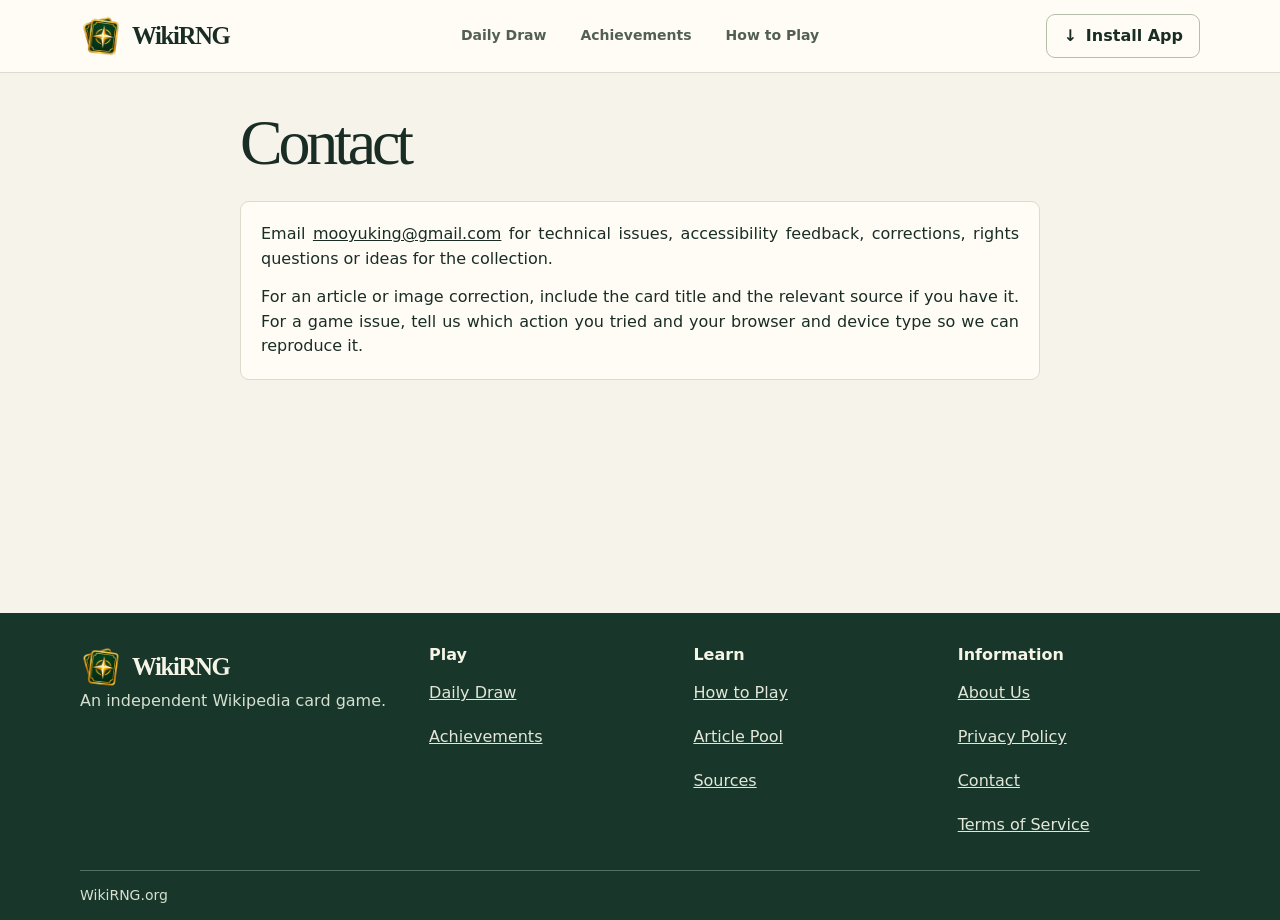
<file: contact/index.html>
<!doctype html>
<html lang="en">
<head>
  <meta charset="utf-8">
  <meta name="viewport" content="width=device-width, initial-scale=1">
  <meta name="description" content="Contact WikiRNG about game issues, accessibility, article corrections, image credits, or collection ideas.">
  <link rel="canonical" href="https://wikirng.org/contact/">
  <meta name="theme-color" content="#f6f3eb">
  <link rel="icon" type="image/png" sizes="32x32" href="/brand/icon-32.png">
  <link rel="apple-touch-icon" href="/brand/icon-192.png">
  <link rel="manifest" href="/manifest.webmanifest">
  <link rel="stylesheet" href="/styles.css">
  <script src="/site.js" defer></script>
  <title>Contact — WikiRNG</title>
</head>
<body>
  <a class="skip" href="#main">Skip to content</a>
  <header class="site-header">
    <div class="shell header-inner">
      <a class="brand" href="/#daily" aria-label="WikiRNG home"><img class="brand-logo" src="/brand/icon-192.png" width="36" height="36" alt="">WikiRNG</a>
      <nav aria-label="Game">
        <a href="/#daily" data-view="daily">Daily Draw</a>
        <a href="/#journal" data-view="journal">Achievements</a>
        <a href="/#guide" data-view="guide">How to Play</a>
      </nav>
      <button class="outline install" id="install-open" type="button"><span aria-hidden="true">↓</span> Install App</button>
    </div>
  </header>
  <main id="main" class="shell info-content">
    <header class="section-heading"><h1>Contact</h1></header>
    <section><p>Email <a href="mailto:mooyuking@gmail.com">mooyuking@gmail.com</a> for technical issues, accessibility feedback, corrections, rights questions or ideas for the collection.</p>
      <p>For an article or image correction, include the card title and the relevant source if you have it. For a game issue, tell us which action you tried and your browser and device type so we can reproduce it.</p></section>
  </main>
  <footer class="site-footer">
    <div class="shell footer-grid">
      <div><a class="brand" href="/#daily" data-view="daily"><img class="brand-logo" src="/brand/icon-192.png" width="36" height="36" alt="">WikiRNG</a><p>An independent Wikipedia card game.</p></div>
      <div><h2>Play</h2><a href="/#daily" data-view="daily">Daily Draw</a><a href="/#journal" data-view="journal">Achievements</a></div>
      <div><h2>Learn</h2><a href="/#guide" data-view="guide">How to Play</a><a href="/#pool" data-view="pool">Article Pool</a><a href="/about/#sources">Sources</a></div>
      <div><h2>Information</h2><a href="/about/">About Us</a><a href="/privacy/">Privacy Policy</a><a href="/contact/">Contact</a><a href="/terms/">Terms of Service</a></div>
    </div>
    <div class="shell footer-bottom">WikiRNG.org</div>
  </footer>
  <dialog id="install-dialog" aria-labelledby="install-title">
    <div class="dialog-title"><h2 id="install-title">Install WikiRNG</h2><form method="dialog"><button class="plain-close" aria-label="Close" type="submit">×</button></form></div>
    <p>Use your browser’s menu to install WikiRNG or add it to your home screen. On iPhone or iPad, open Share in Safari and choose Add to Home Screen.</p>
    <button class="outline" id="copy-link" type="button">Copy site link</button>
    <button class="primary" id="native-install" type="button" hidden>Install now</button>
    <input id="install-url" type="url" value="https://wikirng.org/" aria-label="WikiRNG site link" readonly hidden>
  </dialog>
</body>
</html>
</file>
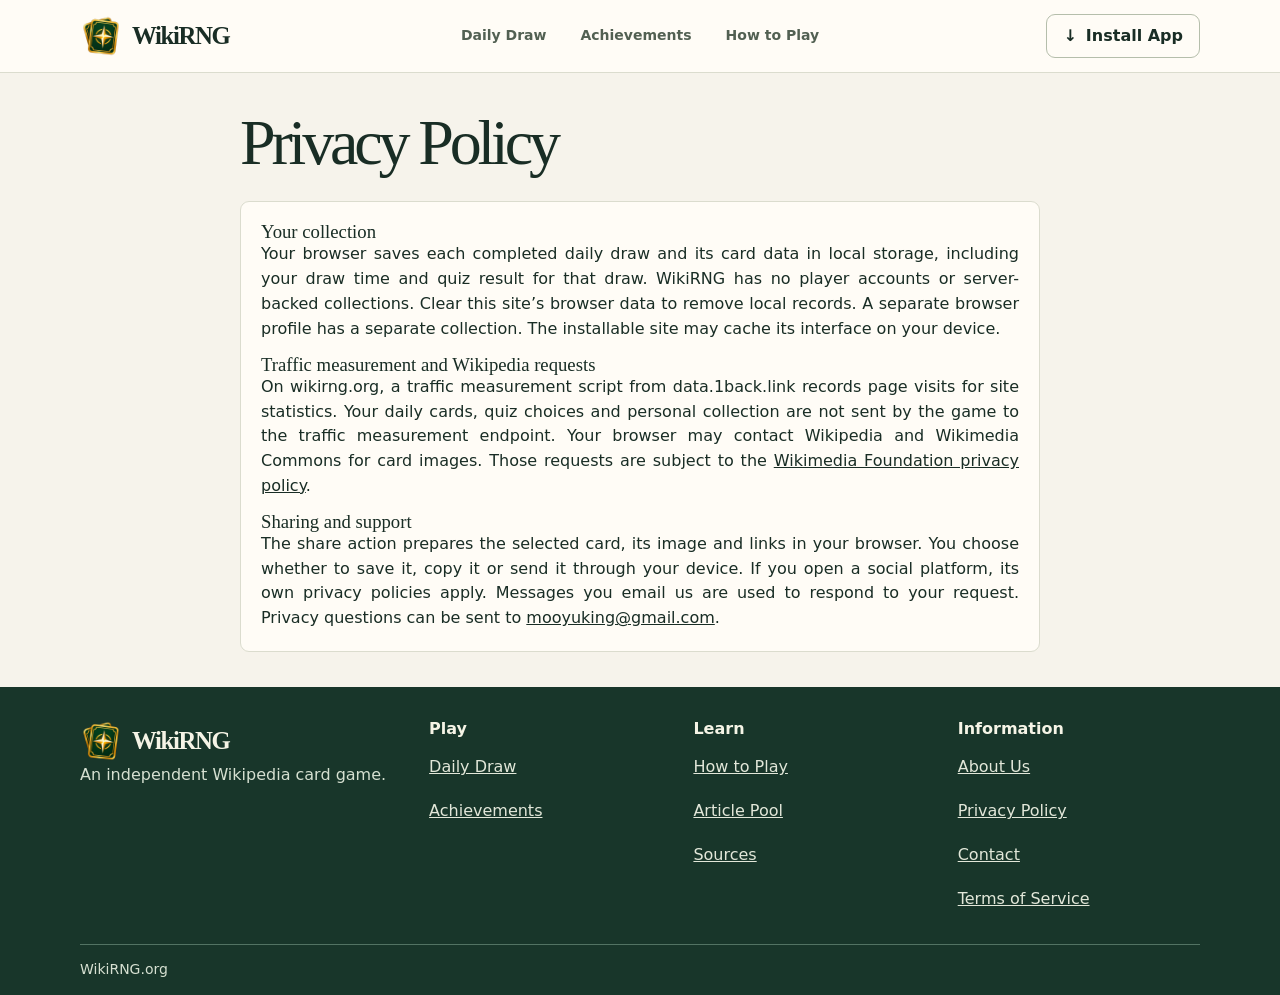
<file: privacy/index.html>
<!doctype html>
<html lang="en">
<head>
  <meta charset="utf-8">
  <meta name="viewport" content="width=device-width, initial-scale=1">
  <meta name="description" content="See how WikiRNG stores your daily draws, measures website traffic, and loads article media from Wikimedia.">
  <link rel="canonical" href="https://wikirng.org/privacy/">
  <meta name="theme-color" content="#f6f3eb">
  <link rel="icon" type="image/png" sizes="32x32" href="/brand/icon-32.png">
  <link rel="apple-touch-icon" href="/brand/icon-192.png">
  <link rel="manifest" href="/manifest.webmanifest">
  <link rel="stylesheet" href="/styles.css">
  <script src="/site.js" defer></script>
  <title>Privacy Policy — WikiRNG</title>
</head>
<body>
  <a class="skip" href="#main">Skip to content</a>
  <header class="site-header">
    <div class="shell header-inner">
      <a class="brand" href="/#daily" aria-label="WikiRNG home"><img class="brand-logo" src="/brand/icon-192.png" width="36" height="36" alt="">WikiRNG</a>
      <nav aria-label="Game">
        <a href="/#daily" data-view="daily">Daily Draw</a>
        <a href="/#journal" data-view="journal">Achievements</a>
        <a href="/#guide" data-view="guide">How to Play</a>
      </nav>
      <button class="outline install" id="install-open" type="button"><span aria-hidden="true">↓</span> Install App</button>
    </div>
  </header>
  <main id="main" class="shell info-content">
    <header class="section-heading"><h1>Privacy Policy</h1></header>
    <section><h3>Your collection</h3><p>Your browser saves each completed daily draw and its card data in local storage, including your draw time and quiz result for that draw. WikiRNG has no player accounts or server-backed collections. Clear this site’s browser data to remove local records. A separate browser profile has a separate collection. The installable site may cache its interface on your device.</p>
      <h3>Traffic measurement and Wikipedia requests</h3><p>On wikirng.org, a traffic measurement script from data.1back.link records page visits for site statistics. Your daily cards, quiz choices and personal collection are not sent by the game to the traffic measurement endpoint. Your browser may contact Wikipedia and Wikimedia Commons for card images. Those requests are subject to the <a href="https://foundation.wikimedia.org/wiki/Policy:Privacy_policy">Wikimedia Foundation privacy policy</a>.</p>
      <h3>Sharing and support</h3><p>The share action prepares the selected card, its image and links in your browser. You choose whether to save it, copy it or send it through your device. If you open a social platform, its own privacy policies apply. Messages you email us are used to respond to your request. Privacy questions can be sent to <a href="mailto:mooyuking@gmail.com">mooyuking@gmail.com</a>.</p></section>
  </main>
  <footer class="site-footer">
    <div class="shell footer-grid">
      <div><a class="brand" href="/#daily" data-view="daily"><img class="brand-logo" src="/brand/icon-192.png" width="36" height="36" alt="">WikiRNG</a><p>An independent Wikipedia card game.</p></div>
      <div><h2>Play</h2><a href="/#daily" data-view="daily">Daily Draw</a><a href="/#journal" data-view="journal">Achievements</a></div>
      <div><h2>Learn</h2><a href="/#guide" data-view="guide">How to Play</a><a href="/#pool" data-view="pool">Article Pool</a><a href="/about/#sources">Sources</a></div>
      <div><h2>Information</h2><a href="/about/">About Us</a><a href="/privacy/">Privacy Policy</a><a href="/contact/">Contact</a><a href="/terms/">Terms of Service</a></div>
    </div>
    <div class="shell footer-bottom">WikiRNG.org</div>
  </footer>
  <dialog id="install-dialog" aria-labelledby="install-title">
    <div class="dialog-title"><h2 id="install-title">Install WikiRNG</h2><form method="dialog"><button class="plain-close" aria-label="Close" type="submit">×</button></form></div>
    <p>Use your browser’s menu to install WikiRNG or add it to your home screen. On iPhone or iPad, open Share in Safari and choose Add to Home Screen.</p>
    <button class="outline" id="copy-link" type="button">Copy site link</button>
    <button class="primary" id="native-install" type="button" hidden>Install now</button>
    <input id="install-url" type="url" value="https://wikirng.org/" aria-label="WikiRNG site link" readonly hidden>
  </dialog>
</body>
</html>
</file>
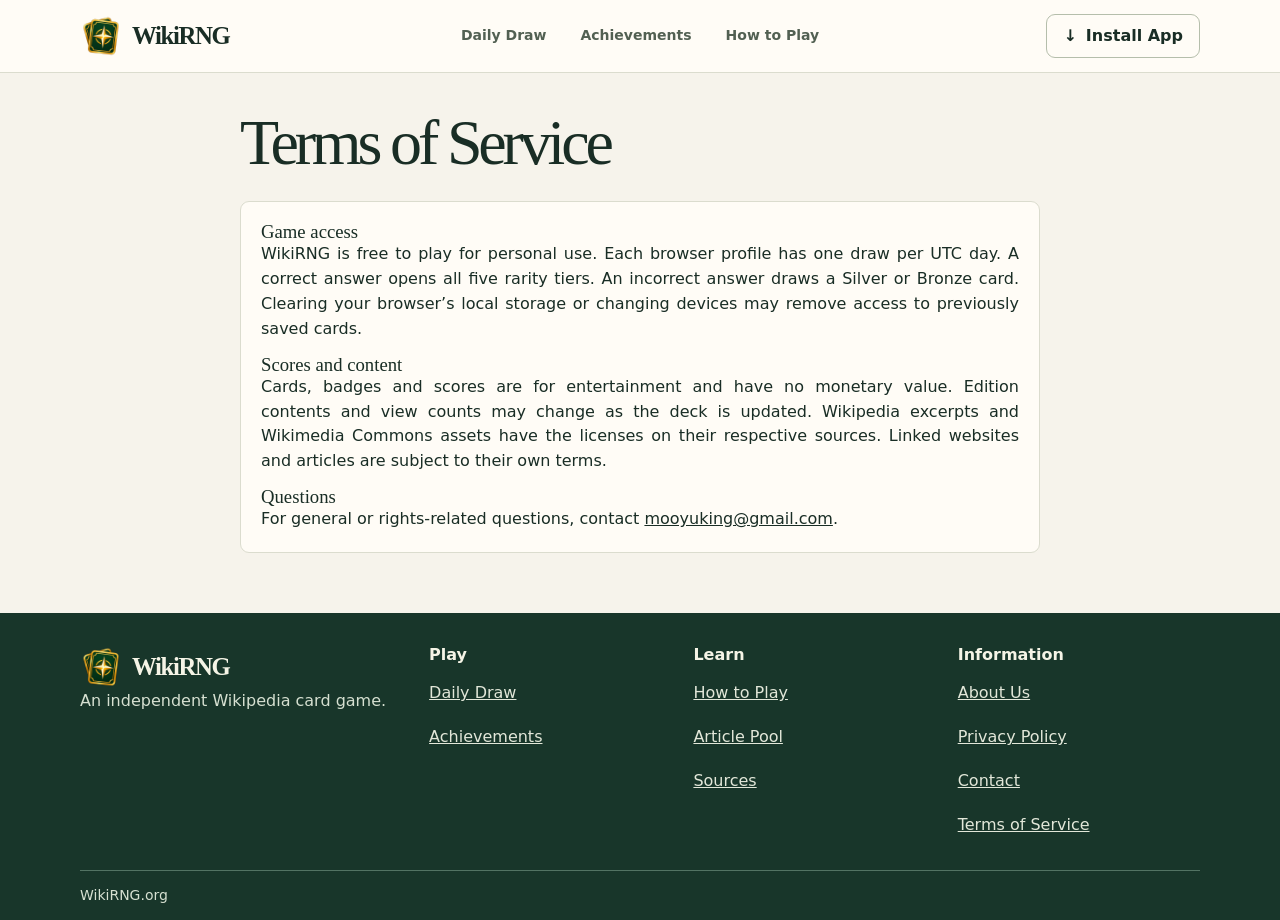
<file: terms/index.html>
<!doctype html>
<html lang="en">
<head>
  <meta charset="utf-8">
  <meta name="viewport" content="width=device-width, initial-scale=1">
  <meta name="description" content="Read the terms for playing WikiRNG, collecting daily discoveries, and using linked Wikipedia content.">
  <link rel="canonical" href="https://wikirng.org/terms/">
  <meta name="theme-color" content="#f6f3eb">
  <link rel="icon" type="image/png" sizes="32x32" href="/brand/icon-32.png">
  <link rel="apple-touch-icon" href="/brand/icon-192.png">
  <link rel="manifest" href="/manifest.webmanifest">
  <link rel="stylesheet" href="/styles.css">
  <script src="/site.js" defer></script>
  <title>Terms of Service — WikiRNG</title>
</head>
<body>
  <a class="skip" href="#main">Skip to content</a>
  <header class="site-header">
    <div class="shell header-inner">
      <a class="brand" href="/#daily" aria-label="WikiRNG home"><img class="brand-logo" src="/brand/icon-192.png" width="36" height="36" alt="">WikiRNG</a>
      <nav aria-label="Game">
        <a href="/#daily" data-view="daily">Daily Draw</a>
        <a href="/#journal" data-view="journal">Achievements</a>
        <a href="/#guide" data-view="guide">How to Play</a>
      </nav>
      <button class="outline install" id="install-open" type="button"><span aria-hidden="true">↓</span> Install App</button>
    </div>
  </header>
  <main id="main" class="shell info-content">
    <header class="section-heading"><h1>Terms of Service</h1></header>
    <section><h3>Game access</h3><p>WikiRNG is free to play for personal use. Each browser profile has one draw per UTC day. A correct answer opens all five rarity tiers. An incorrect answer draws a Silver or Bronze card. Clearing your browser’s local storage or changing devices may remove access to previously saved cards.</p>
      <h3>Scores and content</h3><p>Cards, badges and scores are for entertainment and have no monetary value. Edition contents and view counts may change as the deck is updated. Wikipedia excerpts and Wikimedia Commons assets have the licenses on their respective sources. Linked websites and articles are subject to their own terms.</p>
      <h3>Questions</h3><p>For general or rights-related questions, contact <a href="mailto:mooyuking@gmail.com">mooyuking@gmail.com</a>.</p></section>
  </main>
  <footer class="site-footer">
    <div class="shell footer-grid">
      <div><a class="brand" href="/#daily" data-view="daily"><img class="brand-logo" src="/brand/icon-192.png" width="36" height="36" alt="">WikiRNG</a><p>An independent Wikipedia card game.</p></div>
      <div><h2>Play</h2><a href="/#daily" data-view="daily">Daily Draw</a><a href="/#journal" data-view="journal">Achievements</a></div>
      <div><h2>Learn</h2><a href="/#guide" data-view="guide">How to Play</a><a href="/#pool" data-view="pool">Article Pool</a><a href="/about/#sources">Sources</a></div>
      <div><h2>Information</h2><a href="/about/">About Us</a><a href="/privacy/">Privacy Policy</a><a href="/contact/">Contact</a><a href="/terms/">Terms of Service</a></div>
    </div>
    <div class="shell footer-bottom">WikiRNG.org</div>
  </footer>
  <dialog id="install-dialog" aria-labelledby="install-title">
    <div class="dialog-title"><h2 id="install-title">Install WikiRNG</h2><form method="dialog"><button class="plain-close" aria-label="Close" type="submit">×</button></form></div>
    <p>Use your browser’s menu to install WikiRNG or add it to your home screen. On iPhone or iPad, open Share in Safari and choose Add to Home Screen.</p>
    <button class="outline" id="copy-link" type="button">Copy site link</button>
    <button class="primary" id="native-install" type="button" hidden>Install now</button>
    <input id="install-url" type="url" value="https://wikirng.org/" aria-label="WikiRNG site link" readonly hidden>
  </dialog>
</body>
</html>
</file>
<file: styles.css>
:root {
  color-scheme: light;
  --ink: #192d25;
  --muted: #526052;
  --paper: #f6f3eb;
  --surface: #fffcf6;
  --line: #dbdcce;
  --pine: #214c3c;
  --pine-dark: #102d23;
  --gold: #e8b768;
  --crest-outline: polygon(
    50% 0%, 78% 0%, 86% 1%, 92% 3%, 96% 6%, 99% 10%, 100% 16%,
    100% 64%, 99% 71%, 96% 77%, 91% 82%, 84% 86%, 74% 89%, 66% 92%,
    59% 96%, 54% 99%, 50% 100%, 46% 99%, 41% 96%, 34% 92%, 26% 89%,
    16% 86%, 9% 82%, 4% 77%, 1% 71%, 0% 64%, 0% 16%, 1% 10%,
    4% 6%, 8% 3%, 14% 1%, 22% 0%
  );
  --serif: Georgia, 'Times New Roman', serif;
  --sans: 'Segoe UI', system-ui, sans-serif;
}

*, *::before, *::after { box-sizing: border-box; }
html { scroll-padding-top: 16px; }
body { margin: 0; background: var(--paper); color: var(--ink); font: 1rem/1.55 var(--sans); }
[hidden] { display: none !important; }
a { color: inherit; }
button, select, textarea { font: inherit; }
button { cursor: pointer; }
button:disabled { cursor: wait; opacity: .82; }
:focus-visible { outline: 3px solid #ad550f; outline-offset: 4px; }
h1, h2, h3 { font-family: var(--serif); font-weight: 500; line-height: 1.08; margin: 0; }
p { margin: 0; }
.shell { width: min(1120px, calc(100% - 64px)); margin-inline: auto; }
.skip { position: fixed; top: 8px; left: 8px; background: var(--surface); padding: 10px; transform: translateY(-150%); z-index: 3; }
.skip:focus { transform: none; }
.sr-only { position: absolute; width: 1px; height: 1px; padding: 0; overflow: hidden; clip-path: inset(50%); white-space: nowrap; }

.site-header { background: var(--surface); border-bottom: 1px solid var(--line); }
.header-inner { min-height: 72px; display: grid; grid-template-columns: 1fr auto 1fr; align-items: center; gap: 20px; }
.brand { display: inline-flex; align-items: center; gap: 10px; width: fit-content; min-height: 44px; font: 600 1.55rem/1 var(--serif); text-decoration: none; letter-spacing: -.055em; }
.brand-mark { display: grid; place-items: center; width: 35px; height: 35px; border: 1px solid #adb5a2; border-radius: 14px; color: #38614b; font: 1.36rem/1 var(--serif); letter-spacing: normal; }
nav { display: flex; align-items: center; gap: 8px; }
nav a { display: inline-flex; align-items: center; justify-content: center; min-height: 44px; border-radius: 8px; padding: 0 13px; font-size: .875rem; font-weight: 650; text-decoration: none; color: var(--muted); }
nav a:hover, nav a[aria-current] { background: #e7ebe0; color: var(--ink); }
.install { justify-self: end; white-space: nowrap; }
.primary, .outline, .text-button { min-height: 44px; display: inline-flex; align-items: center; justify-content: center; gap: 9px; border-radius: 9px; font-weight: 680; text-align: center; text-decoration: none; line-height: 1.25; padding: 10px 16px; }
.primary { border: 1px solid var(--pine); background: var(--pine); color: white; }
.primary:hover { background: #2e604a; }
.outline { border: 1px solid #b5beab; background: transparent; color: var(--ink); }
.outline:hover { background: #edf0e6; }
.text-button { border: 0; padding-inline: 0; background: transparent; text-decoration: underline; color: var(--pine); }

main { min-height: 60vh; }
.screen { padding-block: 40px 64px; }
.section-heading { display: flex; justify-content: space-between; align-items: end; gap: 24px; margin-bottom: 24px; }
.section-heading h1 { font-size: clamp(3rem, 5vw, 4.45rem); letter-spacing: -.065em; }
.section-heading p { margin-top: 8px; color: var(--muted); }
.date-stamp { display: flex; align-items: center; gap: 11px; color: var(--ink); border: 1px solid var(--line); border-radius: 11px; padding: 10px 14px; min-width: max-content; background: #fbf9f1; line-height: 1.35; }
.date-icon { color: #81551e; font-size: 1.3rem; }
.date-stamp span:not(.date-icon) { display: block; font-size: .875rem; font-weight: 700; }
.date-stamp small { display: block; color: var(--muted); font-size: .8rem; }

.game-grid { display: grid; grid-template-columns: minmax(0, 2.6fr) minmax(238px, 1fr); align-items: start; gap: 22px; }
.draw-card { min-height: 305px; aspect-ratio: 16 / 9; position: relative; isolation: isolate; display: grid; place-items: center; border: 1px solid #254438; overflow: hidden; border-radius: 18px; background: #17392d; color: #fffcf1; }
.draw-card::before { content: ''; position: absolute; z-index: -1; inset: 0; background: radial-gradient(ellipse at center, #20352b45, #10271fe6 84%), url('archive-cover.jpg') 62% center / cover no-repeat; }
.draw-card::after { content: ''; position: absolute; z-index: -1; inset: 12px; border: 1px solid #ebd0a449; border-radius: 11px; pointer-events: none; }
.draw-content { display: grid; justify-items: center; gap: 13px; padding: 28px; text-align: center; }
.draw-deck { position: relative; isolation: isolate; display: grid; place-content: center; gap: 7px; width: clamp(122px, 19vw, 190px); aspect-ratio: 4 / 5; color: #fff7dc; filter: drop-shadow(0 0 11px #f8c87799); }
.draw-deck::before, .draw-deck::after { content: ''; position: absolute; clip-path: var(--crest-outline); }
.draw-deck::before { inset: 0; z-index: -2; background: linear-gradient(140deg, #ffdc96, #a96026 45%, #ffe8a8 80%, #b97832); }
.draw-deck::after { inset: 4px; z-index: -1; background: linear-gradient(#10261c68, #11291ff2), url('archive-cover.jpg') 74% center / cover; }
.draw-deck span { font: clamp(1.35rem, 2vw, 1.9rem)/1 var(--serif); }
.draw-deck small { font-size: .65rem; text-transform: uppercase; letter-spacing: .11em; }
.draw-content .primary { min-height: 50px; background: var(--gold); color: #2d2317; border-color: #f0cc8c; }
.draw-content .primary:hover { background: #f4ce89; }
.stage-meta { min-height: 50px; display: flex; align-items: center; justify-content: space-between; gap: 8px 20px; flex-wrap: wrap; border-bottom: 1px solid var(--line); color: var(--muted); font-size: .86rem; }
.stage-meta strong, time { color: var(--ink); font-weight: 650; font-variant-numeric: tabular-nums; }
.stage-meta [aria-hidden] { color: #875c24; padding-right: 4px; }
.stage-meta a { display: inline-flex; min-height: 44px; align-items: center; gap: 3px; }
.notice { color: #723315; margin-top: 8px; }
.notice:empty { display: none; }

.side-panel { background: var(--surface); border: 1px solid var(--line); border-radius: 16px; padding: 22px; display: grid; gap: 13px; }
.side-heading { display: flex; align-items: center; gap: 11px; }
.side-heading h2 { font-size: 1.45rem; letter-spacing: -.025em; }
.tile-icon { width: 37px; height: 37px; flex: 0 0 37px; border-radius: 10px; background: #e6ebde; color: #315640; display: inline-grid; place-items: center; font: 1.28rem/1 var(--serif); }
.tile-icon.alternate { background: #f4ead7; color: #946420; }
.stats { display: grid; grid-template-columns: 1fr 1fr; background: #f1f2e9; border-radius: 9px; padding: 12px 10px; }
.stats div { text-align: center; }
.stats div + div { border-left: 1px solid #d5dac9; }
.stats strong, .stats span { display: block; }
.stats strong { font: 1.8rem/1.2 var(--serif); font-variant-numeric: tabular-nums; }
.stats span { font-size: .82rem; color: var(--muted); }
.side-panel p, .explain-grid p { color: var(--muted); }
.side-panel .outline { width: 100%; }
.side-panel .filter { font-size: .875rem; }
.side-divider { height: 1px; background: var(--line); margin: 3px 0; }
.explain { margin-top: 35px; }
.explain-heading { display: flex; align-items: baseline; justify-content: space-between; gap: 12px; margin-bottom: 14px; }
.explain-heading h2 { font-size: clamp(1.6rem, 3vw, 2rem); letter-spacing: -.035em; }
.explain-heading a { display: inline-flex; align-items: center; min-height: 44px; color: var(--pine); font-weight: 650; }
.explain-grid, .journal-grid { display: grid; grid-template-columns: repeat(3, minmax(0, 1fr)); gap: 14px; }
.explain-grid > div, .journal-entry { background: var(--surface); border: 1px solid var(--line); border-radius: 13px; padding: 17px; }
.explain-grid > div { display: grid; grid-template-rows: auto auto 1fr; gap: 8px; }
.explain-grid h3 { font-size: 1.26rem; }

.result-card { display: grid; grid-template-columns: minmax(0, 1.8fr) minmax(165px, 1fr); border: 1px solid var(--line); background: var(--surface); border-radius: 16px; overflow: hidden; }
.game-grid:has(.result-card:not([hidden])) { grid-template-columns: minmax(0, 1fr); }
.knowledge-stage {
  grid-column: 1 / -1;
  display: flex;
  flex-direction: column;
  align-items: center;
  gap: 12px;
  min-height: 450px;
  padding: clamp(20px, 4vw, 47px) clamp(14px, 4vw, 48px) 24px;
  isolation: isolate;
  background:
    radial-gradient(circle at 17% 30%, #ffe2a6bb 0 1px, transparent 3px),
    radial-gradient(circle at 84% 22%, #ffe2a6aa 0 1px, transparent 3px),
    radial-gradient(circle at 71% 45%, #ffe2a6cc 0 1px, transparent 3px),
    radial-gradient(circle at 24% 61%, #ffe2a699 0 1px, transparent 3px),
    radial-gradient(circle at 82% 62%, #ffe2a6aa 0 1px, transparent 3px),
    radial-gradient(ellipse at 50% 39%, #62513b 1%, #322b36 37%, #151524 68%, #10101b 100%);
}
.knowledge-frame { width: min(100%, 440px); min-width: 0; perspective: 1050px; z-index: 2; }
.knowledge-flipper { display: grid; transform-style: preserve-3d; transform: rotateY(180deg); }
.knowledge-flipper.is-flipping { animation: card-flip .65s cubic-bezier(.24,.72,.3,1) both; }
@keyframes card-flip {
  from { transform: rotateY(0) scale(.95); }
  to { transform: rotateY(180deg) scale(1); }
}
.knowledge-back, .knowledge-front { grid-area: 1 / 1; min-width: 0; position: relative; isolation: isolate; backface-visibility: hidden; }
.knowledge-back::before, .knowledge-front::before, .knowledge-back::after, .knowledge-front::after {
  content: '';
  position: absolute;
  clip-path: var(--crest-outline);
}
.knowledge-back::before, .knowledge-front::before {
  inset: 0;
  z-index: -2;
  background: linear-gradient(131deg, #b97035 2%, #ffe4a1 20%, #d69b56 38%, #b46533 50%, #fdf2bf 70%, #e6b976 82%, #9f5729);
}
.knowledge-back {
  display: grid;
  place-content: center;
  gap: 9px;
  color: #fff7dc;
  text-align: center;
  filter: drop-shadow(0 0 13px #ffd7858c);
}
.knowledge-back::after { inset: 6px; z-index: -1; background: linear-gradient(#10261c73, #11291fed), url('archive-cover.jpg') center / cover; }
.knowledge-back span { font: 2.5rem/1 var(--serif); }
.knowledge-back small { font-size: .8rem; letter-spacing: .12em; text-transform: uppercase; }
.knowledge-front {
  padding: clamp(24px, 4.2vw, 37px) clamp(22px, 4.5vw, 42px) clamp(70px, 9vw, 88px);
  color: #223127;
  filter: drop-shadow(0 0 3px #fff0bf) drop-shadow(0 0 13px #ffc66ac4) drop-shadow(0 0 25px #fcc66a58);
}
.knowledge-flipper > .knowledge-front { transform: rotateY(180deg); }
.knowledge-front::after { inset: 7px; z-index: -1; background: radial-gradient(ellipse at 50% 0%, #fcf3d2 18%, #fff9e9 52%, #f1ddb4 100%); }
.knowledge-front h2 { margin: 7px 0 12px; font-size: clamp(1.55rem, 3.5vw, 2.8rem); letter-spacing: -.045em; text-align: center; overflow-wrap: anywhere; }
.knowledge-kicker { color: #ffe6ac; font: 700 clamp(1.15rem, 2.8vw, 2rem)/1.2 var(--serif); text-align: center; text-shadow: 0 0 15px #ffb65bba; }
.unlock-banner { display: grid; justify-items: center; gap: 8px; width: min(100%, 460px); }
.unlock-subtitle { width: 100%; padding: 7px 10px; color: #fff1ce; border-block: 1px solid #c794516a; text-align: center; font-size: .875rem; font-weight: 600; background: #2d211c81; }
.knowledge-collection { color: #735524; font-weight: 700; font-size: .7rem; text-transform: uppercase; letter-spacing: .105em; text-align: center; }
.knowledge-summary { color: #3d493b; font-size: .875rem; line-height: 1.47; text-align: justify; text-align-last: start; overflow-wrap: anywhere; hyphens: auto; }
.knowledge-details { margin: 14px clamp(8px, 2.35vw, 14px) 0; padding-top: 8px; border-top: 1px solid #d7c7a3; font-size: .82rem; }
.knowledge-details div { display: grid; grid-template-columns: minmax(4.45rem, .7fr) minmax(0, 1.6fr); gap: 8px; }
.knowledge-details div + div { margin-top: 3px; }
.knowledge-details dt { color: #5c594a; }
.knowledge-details dd { margin: 0; font-weight: 650; overflow-wrap: anywhere; }
.knowledge-details time { font-weight: inherit; }
.article-gallery { display: flex; justify-content: center; align-items: end; gap: 6px; width: min(100%, 530px); margin-top: 5px; margin-bottom: -28px; z-index: 1; }
.article-gallery:empty { display: none; }
.article-photo { margin: 0; flex: 0 1 126px; min-width: 0; border: 2px solid #e8c785; border-radius: 13px; background: #28372d; box-shadow: 0 0 12px #ffc56d7d, 0 7px 17px #0b1719a1; }
.article-photo:nth-child(1) { transform: rotate(-9deg) translateY(6px); }
.article-photo:nth-child(2) { transform: rotate(-3deg); z-index: 1; }
.article-photo:nth-child(3) { transform: rotate(4deg) translateY(2px); z-index: 1; }
.article-photo:nth-child(4) { transform: rotate(9deg) translateY(8px); }
.article-photo:only-child { transform: none; }
.article-photo a { display: block; overflow: hidden; border-radius: 10px; min-height: 44px; }
.article-photo img { display: block; width: 100%; aspect-ratio: 5 / 4; object-fit: cover; }
.media-status { color: #f3e3c6; text-align: center; font-size: .82rem; }
.media-credits { margin-top: 8px; }
.media-credits ul { padding-inline-start: 17px; margin: 0 0 13px; font-size: .82rem; overflow-wrap: anywhere; }
.media-credits li + li { margin-top: 5px; }
.media-credits summary { font-size: .88rem; min-height: 44px; }
.result-copy, .score-panel, .reason-panel { padding: 26px; }
.result-copy p:not(.eyebrow) { color: var(--muted); }
.quiz-feedback {
  --quiz-bg: #edf5e9;
  --quiz-edge: #498061;
  --quiz-ink: #204c37;
  display: grid;
  grid-template-columns: 42px minmax(0, 1fr);
  align-items: center;
  gap: 12px;
  border: 1px solid var(--quiz-edge);
  border-left-width: 4px;
  border-radius: 10px;
  padding: 12px;
  color: var(--quiz-ink);
  background: var(--quiz-bg);
}
.quiz-feedback[data-outcome="incorrect"] {
  --quiz-bg: #edf1fa;
  --quiz-edge: #6a78a4;
  --quiz-ink: #303e66;
}
.quiz-feedback-icon { display: grid; place-items: center; width: 42px; height: 42px; border-radius: 8px; background: var(--quiz-ink); color: #fff; font: 700 1.35rem/1 var(--sans); }
.quiz-feedback-copy strong { font-size: 1.08rem; }
.quiz-feedback .quiz-feedback-answer, .quiz-feedback .quiz-feedback-note { margin: 0; color: inherit; overflow-wrap: anywhere; }
.quiz-feedback .quiz-feedback-answer { font-weight: 650; }
.quiz-feedback .quiz-feedback-note { font-size: .85rem; }
.result-copy .excerpt-credit { margin-top: 10px; font-size: .8rem; }
.eyebrow { color: #655630; font-weight: 720; font-size: .8rem; text-transform: uppercase; letter-spacing: .09em; }
.result-actions { display: grid; justify-items: center; gap: 3px; width: min(100%, 290px); }
.result-actions .primary { width: 100%; min-height: 50px; border: 2px solid #ffdda0; border-radius: 24px; background: linear-gradient(#ffe39b, #eeb264); color: #332015; box-shadow: 0 2px 14px #cf963c8a; }
.result-actions .primary:hover { background: #ffe29c; }
.stage-link { display: inline-flex; align-items: center; min-height: 44px; color: #fff1cd; font-weight: 650; text-underline-offset: 3px; }
.result-links { display: flex; flex-wrap: wrap; gap: 0 16px; margin-top: 4px; }
.score-panel { background: #e8eddf; display: flex; flex-direction: column; align-items: start; justify-content: center; gap: 9px; }
.score { display: flex; align-items: baseline; gap: 7px; }
.score strong { font: 3.25rem/1 var(--serif); }
.score-panel p, .fine { color: var(--muted); font-size: .875rem; }
.score-panel #saved-message { padding-top: 9px; border-top: 1px solid #c6cebb; }
.reason-panel { grid-column: 1 / -1; border-top: 1px solid var(--line); }
.reason-panel h3 { font-size: 1.55rem; }
.reason-panel ul { padding: 0; margin: 10px 0; list-style: none; }
.reason-panel li { display: grid; grid-template-columns: minmax(0, 1fr) auto; gap: 9px; padding-block: 7px; border-bottom: 1px solid #ecece2; }
.reason-panel li strong { font-variant-numeric: tabular-nums; }
.reason-panel li small { display: block; color: var(--muted); font-size: .8rem; }
.reason-panel .fine + .fine { margin-top: 4px; }
.filter { display: grid; gap: 5px; font-weight: 650; }
select { min-height: 44px; border: 1px solid var(--line); border-radius: 8px; background: var(--surface); color: var(--ink); padding: 7px 12px; }
.journal-empty { display: grid; justify-items: center; gap: 12px; text-align: center; background: var(--surface); padding: 32px; border: 1px solid var(--line); border-radius: 13px; }
.journal-entry { display: grid; grid-template-rows: auto auto 1fr auto; gap: 8px; }
.journal-entry a { display: inline-flex; align-items: center; width: fit-content; min-height: 44px; }
.journal-entry h2 { font-size: 1.7rem; overflow-wrap: anywhere; }
.pool-source { color: var(--muted); margin-bottom: 15px; }
.pool-controls { display: grid; grid-template-columns: 1fr minmax(0, 1.4fr) 1fr; align-items: center; gap: 8px; max-width: 450px; margin-bottom: 16px; text-align: center; }
.pool-controls button:disabled { opacity: .55; cursor: default; }
.guide-stack { display: grid; gap: 10px; max-width: 840px; }
details { background: var(--surface); border: 1px solid var(--line); padding: 0 16px; border-radius: 10px; }
summary { cursor: pointer; padding: 14px 0; font-weight: 650; }
details p { margin-bottom: 16px; color: var(--muted); }
.result-copy p, .side-panel p, .explain-grid p, .journal-entry p, details p, .info-content p { text-align: justify; text-align-last: start; overflow-wrap: anywhere; }

.site-footer { background: #18362a; color: #f5f4e6; padding: 32px 0 0; }
.footer-grid { display: grid; grid-template-columns: 1.35fr repeat(3, 1fr); gap: 22px; }
.footer-grid > div { display: flex; align-items: start; flex-direction: column; }
.footer-grid h2 { font: 700 1rem/1.3 var(--sans); margin: 0 0 6px; }
.footer-grid a:not(.brand) { color: #e2e7d9; display: inline-flex; align-items: center; min-height: 44px; }
.footer-grid .brand-mark { color: #f1cd8a; }
.footer-grid p { color: #d6e0d1; }
.footer-bottom { border-top: 1px solid #527363; margin-top: 22px; padding: 14px 0; color: #d6e0d1; font-size: .875rem; }
dialog { border: 1px solid var(--line); border-radius: 15px; max-width: min(460px, calc(100% - 36px)); padding: 20px; color: var(--ink); background: var(--surface); }
dialog::backdrop { background: #0b251ac2; }
dialog p, dialog label { margin: 12px 0; display: block; }
.dialog-title { display: flex; gap: 16px; justify-content: space-between; align-items: center; }
.quiz-options { display: grid; gap: 8px; }
.quiz-options button { width: 100%; }
.quiz-reaction { position: relative; isolation: isolate; overflow: hidden; display: grid; align-items: center; min-height: 194px; margin-top: 12px; padding: 22px 14px; border-radius: 12px; background: radial-gradient(ellipse at top, #fff0c2, #eaf3e8 74%); }
.quiz-reaction[data-outcome="incorrect"] { background: linear-gradient(160deg, #d3dbed, #f1f4fa); }
.quiz-particles { position: absolute; inset: 0; z-index: 1; pointer-events: none; }
.quiz-particles span {
  position: absolute;
  top: -14px;
  left: var(--piece-x);
  width: 8px;
  height: 11px;
  border-radius: 2px;
  background: var(--piece-color);
  animation: quiz-confetti .91s var(--piece-delay) ease-out both;
}
.quiz-particles span:nth-child(3n) { width: 7px; height: 7px; border-radius: 50%; }
.quiz-reaction[data-outcome="incorrect"] .quiz-particles span {
  width: 2px;
  height: 19px;
  border-radius: 3px;
  background: #657ba8;
  animation: quiz-rain .78s var(--piece-delay) linear both;
}
@keyframes quiz-confetti {
  0% { opacity: 0; transform: translate(-12px, 0) rotate(-22deg); }
  14%, 62% { opacity: .84; }
  100% { opacity: 0; transform: translate(22px, 220px) rotate(380deg); }
}
@keyframes quiz-rain {
  0% { opacity: 0; transform: translate(18px, 0) rotate(10deg); }
  18%, 77% { opacity: .58; }
  100% { opacity: 0; transform: translate(-17px, 220px) rotate(10deg); }
}
.share-trigger svg, .share-actions svg, .share-platforms svg { width: 18px; height: 18px; flex: none; }
#share-dialog { width: min(610px, calc(100% - 20px)); max-width: none; max-height: calc(100% - 20px); overflow: auto; padding: clamp(12px, 3.5vw, 22px); }
#share-dialog .dialog-title { gap: 8px; margin-bottom: 12px; }
#share-dialog .plain-close { flex: none; }
.share-preview { display: grid; place-items: center; padding: 8px; border-radius: 12px; background: #ebeee5; }
.share-preview canvas { display: block; width: min(100%, 290px, 40vh); height: auto; border: 1px solid #c3cfbb; border-radius: 8px; background: #1c322a; }
.share-links { display: grid; grid-template-columns: minmax(0, 1fr) minmax(0, 1.5fr); gap: 6px 14px; margin: 3px 0 7px; }
.share-links a { display: flex; align-items: center; min-height: 44px; color: var(--pine); font-size: .83rem; text-underline-offset: 3px; overflow-wrap: anywhere; }
.share-actions, .share-platforms { display: grid; gap: 6px; }
.share-actions { grid-template-columns: repeat(3, minmax(0, 1fr)); }
.share-platforms { grid-template-columns: repeat(5, minmax(0, 1fr)); margin-top: 9px; }
.share-actions button, .share-platforms a { min-width: 0; padding-inline: 5px; font-size: .85rem; gap: 5px; }
.share-platforms a { flex-direction: column; padding-block: 6px; font-size: .73rem; }
.share-platforms svg { width: 20px; height: 20px; }
#share-dialog .share-help, #share-status { margin-block: 9px; color: var(--muted); font-size: .82rem; text-align: justify; text-align-last: start; }
#share-status:empty { margin: 0; }
.share-caption { padding-inline: 11px; }
.share-caption summary { min-height: 44px; padding-block: 12px; font-size: .83rem; }
.share-caption button { margin-bottom: 8px; }
#share-copy-fallback { width: 100%; min-height: 44px; margin-top: 7px; padding: 6px; border: 1px solid var(--line); border-radius: 8px; }
@media (max-width: 520px) {
  .share-actions { grid-template-columns: repeat(2, minmax(0, 1fr)); }
  .share-actions button:last-child { grid-column: 1 / -1; }
}
@media (max-width: 385px) {
  .share-links { grid-template-columns: 1fr; gap: 0; }
  .share-platforms { gap: 4px; }
  .share-platforms a { padding-inline: 2px; font-size: .67rem; }
}
.plain-close { height: 44px; width: 44px; border: 0; border-radius: 8px; background: #e6ebde; color: var(--ink); font-size: 1.5rem; }
textarea { width: 100%; resize: vertical; padding: 10px; background: white; border: 1px solid var(--line); border-radius: 8px; color: var(--ink); }
.info-content { padding-block: 35px; max-width: 800px; }
.info-content section { margin-top: 24px; padding: 20px; background: var(--surface); border: 1px solid var(--line); border-radius: 9px; }
.info-content section h2 { margin-bottom: 10px; }

.brand-logo { display: block; width: 42px; height: 42px; object-fit: contain; }
.section-heading h1 { overflow-wrap: anywhere; }
.field-guide { display: grid; gap: clamp(30px, 5vw, 54px); margin: 50px auto 0; width: min(100%, 980px); padding-top: 34px; border-top: 1px solid var(--line); }
.field-guide h2 { font-size: clamp(2.1rem, 5vw, 3.3rem); }
.field-guide h3 { font-size: clamp(1.65rem, 3vw, 2.2rem); }
.field-guide-header { max-width: 650px; }
.field-guide-header p, .guide-story p, .odds-panel p { margin-top: 12px; color: var(--muted); }
.field-guide-header p, .guide-story p, .guide-story figcaption, .odds-panel > p, .info-content section p { text-align: justify; text-align-last: start; overflow-wrap: anywhere; }
.guide-story { display: grid; grid-template-columns: minmax(0, 1.65fr) minmax(0, 1fr); gap: clamp(20px, 5vw, 50px); align-items: start; }
.guide-story .outline { display: inline-flex; margin-top: 15px; }
.guide-story figure { margin: 0; padding: 9px; border: 1px solid #ced3c1; border-radius: 14px; background: var(--surface); }
.guide-story img { display: block; width: 100%; aspect-ratio: 4 / 3; height: auto; object-fit: contain; border-radius: 8px; background: #e9e9dc; }
.guide-story figcaption { margin: 8px 3px 2px; font-size: .85rem; color: var(--muted); overflow-wrap: anywhere; }
.odds-panel { padding: clamp(14px, 4vw, 28px); border: 1px solid #bdcbb8; border-radius: 16px; background: #e8ede3; }
.odds-buttons { display: grid; grid-template-columns: repeat(5, minmax(0, 1fr)); gap: 8px; margin-top: 16px; }
.odds-buttons button { display: grid; justify-items: center; gap: 2px; min-height: 61px; padding-inline: 5px; font-variant-numeric: tabular-nums; border-bottom: 3px solid var(--tier-edge, #a97956); }
.odds-buttons strong { display: flex; align-items: center; justify-content: center; gap: 5px; }
.rarity-icon { display: block; flex: none; }
.odds-buttons button[aria-pressed="true"], .collection-filters button[aria-pressed="true"] { background: var(--pine-dark); color: #fffbea; }
.odds-buttons span { font-size: .85rem; }
#odds-detail { color: var(--ink); min-height: 3.1em; font-weight: 650; }
.faq { display: grid; gap: 10px; }
.faq h3 { margin-bottom: 4px; }
.collection-controls { display: flex; flex-wrap: wrap; align-items: center; justify-content: space-between; gap: 12px; margin-bottom: 15px; }
.collection-filters { display: grid; grid-template-columns: repeat(3, minmax(0, 1fr)); gap: 6px; }
.collection-filters button { font-size: .9rem; padding-inline: 8px; }
#collection-progress { color: var(--muted); }
#journal-list { grid-template-columns: repeat(6, minmax(0, 1fr)); }
.collection-card { display: grid; grid-template-rows: auto auto 1fr; justify-items: center; align-items: start; gap: 7px; min-width: 0; min-height: 172px; border: 1px solid #cbd0bf; border-top: 3px solid var(--tier-edge, #b89d78); border-radius: 13px; background: #eeeee4; color: var(--ink); padding: 7px 7px 13px; }
.collection-card .eyebrow { font-size: .64rem; color: #565348; letter-spacing: .045em; }
.collection-card strong { overflow-wrap: anywhere; line-height: 1.2; }
.collection-card.is-unlocked { background: var(--tier-tint, #fff9e9); box-shadow: 0 3px 10px #18291b17; }
.collection-card:hover { box-shadow: 0 0 0 2px var(--tier-edge, #7a735a); }
.rarity-label { display: inline-flex; align-items: center; gap: 5px; }
.unlock-subtitle.rarity-label { justify-content: center; }
.collection-cover { position: relative; isolation: isolate; overflow: hidden; display: grid; place-items: center; width: 100%; height: 86px; border-radius: 8px; background: radial-gradient(ellipse at center, #f4f1e8, #e0e1d2); }
.collection-card.is-unlocked .collection-cover { background: #203628 url('archive-cover.jpg') center / cover; }
.collection-cover-photo { position: absolute; z-index: -2; inset: 0; width: 100%; height: 100%; object-fit: cover; }
.collection-card-back { display: block; object-fit: contain; filter: grayscale(1); opacity: .32; }
.collection-state { display: flex; min-height: 18px; align-items: center; justify-content: center; }
.collection-state .rarity-icon { width: 16px; height: 16px; }
.collection-card.is-unlocked .collection-cover::after { content: ''; position: absolute; z-index: -1; inset: 0; background: linear-gradient(155deg, #101b1814, #101b1852); }
.collection-tier { padding: 4px 8px; border: 1px solid var(--tier-edge, #8b806e); border-radius: 99px; background: #fffbeb; color: #26332c; font-size: .79rem; font-weight: 750; }
.collection-card.is-unlocked .collection-tier { color: #fff5d4; background: #122a22ec; }
.collection-pager { margin: 18px 0 0; }
.collection-close { position: sticky; z-index: 3; top: 8px; display: flex; align-items: flex-start; justify-content: flex-end; height: 0; margin-inline: 8px; }
.collection-locked { padding-right: 46px; }
#collection-dialog.is-unlocked { width: min(620px, calc(100% - 20px)); max-width: none; max-height: calc(100% - 20px); padding: 0; border-color: #856e48; background: #191825; overflow: auto; }
.is-unlocked > .collection-close button { background: #302c31; border: 1px solid #a88d56; color: #fff1cd; }
.collection-stage { padding: 24px 12px 18px; }
.collection-stage p { margin: 0; }
.collection-stage .knowledge-kicker { padding-inline: 48px; }
.collection-credits { width: min(100%, 440px); color: #fae8c7; }
.collection-credits .fine { color: inherit; font-size: .8rem; text-align: center; }
.collection-credits .media-credits { color: inherit; border-color: #a08b65; background: #272430; }
.collection-source { display: inline-flex; justify-content: center; align-items: center; min-height: 44px; padding: 8px 20px; border: 1px solid #ffdda0; border-radius: 28px; background: linear-gradient(#ffe39b, #eeb264); color: #332015; font-weight: 700; text-decoration: none; }
.collection-source:hover { background: #ffe29c; }
[data-tier="crown"] { --tier-edge: #ae7952; --tier-tint: #faebf2; }
[data-tier="diamond"] { --tier-edge: #548fa3; --tier-tint: #e3f4fc; }
[data-tier="gold"] { --tier-edge: #bd841f; --tier-tint: #fff4ca; }
[data-tier="silver"] { --tier-edge: #738888; --tier-tint: #e6eeef; }
[data-tier="bronze"] { --tier-edge: #9e6c4d; --tier-tint: #f9ead9; }
.result-card[data-tier] .unlock-subtitle { color: var(--tier-tint, #ffe3ab); }
#install-dialog .outline, #install-dialog .primary { display: inline-flex; }
#install-url { display: block; width: 100%; min-height: 44px; margin-top: 8px; padding: 7px; }
.info-content section p + p, .info-content section p + h3 { margin-top: 13px; }

@media (min-width: 721px) {
  .game-grid:has(.draw-card:not([hidden])) {
    grid-template-areas: "draw side" "notice ." "meta .";
    align-items: stretch;
    row-gap: 0;
  }
  .game-grid:has(.draw-card:not([hidden])) .game-column { display: contents; }
  .game-grid:has(.draw-card:not([hidden])) .draw-card {
    grid-area: draw;
    aspect-ratio: auto;
    padding-block-end: clamp(0px, calc(820px - 100vh), 120px);
  }
  .game-grid:has(.draw-card:not([hidden])) .side-panel { grid-area: side; align-content: start; }
  .game-grid:has(.draw-card:not([hidden])) .notice { grid-area: notice; }
  .game-grid:has(.draw-card:not([hidden])) .stage-meta { grid-area: meta; }
}

@media (max-width: 900px) {
  .shell { width: calc(100% - 40px); }
  .draw-content { padding: 28px; }
  .side-panel { padding: 16px; }
  .header-inner { gap: 8px; }
  nav { gap: 2px; }
  nav a { padding-inline: 8px; }
  #journal-list { grid-template-columns: repeat(4, minmax(0, 1fr)); }
}
@media (max-width: 720px) {
  .shell { width: calc(100% - 32px); }
  .screen { padding-block: 26px 44px; }
  .header-inner { grid-template-columns: 1fr auto; padding: 8px 0 5px; column-gap: 10px; row-gap: 1px; }
  .header-inner nav { grid-column: 1 / -1; grid-row: 2; gap: 5px; }
  .header-inner .install { grid-column: 2; grid-row: 1; }
  .brand { font-size: 1.4rem; }
  .section-heading { align-items: start; flex-direction: column; gap: 12px; margin-bottom: 17px; }
  .section-heading h1 { font-size: 3.1rem; }
  .date-stamp { padding: 6px 10px; }
  .game-grid { grid-template-columns: 1fr; gap: 17px; }
  .draw-card { min-height: 305px; aspect-ratio: auto; }
  .draw-card::before { background-position: center, 64% center; }
  .draw-content { padding: 22px; }
  .explain-grid, .journal-grid { grid-template-columns: 1fr; }
  .footer-grid { grid-template-columns: repeat(2, minmax(0, 1fr)); }
  .guide-story { grid-template-columns: 1fr; gap: 16px; }
  .guide-story figure { width: min(100%, 405px); }
  #journal-list { grid-template-columns: repeat(3, minmax(0, 1fr)); gap: 9px; }
}
@media (max-width: 620px) {
  .odds-buttons { grid-template-columns: repeat(3, minmax(0, 1fr)); }
  .odds-buttons strong { flex-direction: column; gap: 3px; }
}
@media (max-width: 430px) {
  #daily { padding-top: 20px; }
  #daily > .section-heading { gap: 9px; }
  #daily-title { font-size: clamp(1.9rem, 9vw, 2.45rem); }
  .result-card { grid-template-columns: 1fr; }
  .draw-content { gap: 10px; padding-block: 17px; }
  .draw-deck { width: 105px; }
  .knowledge-stage { gap: 10px; padding: 24px 12px 14px; }
  .article-gallery { gap: 4px; margin-bottom: -19px; }
  .article-photo { max-width: 88px; }
  .knowledge-front { padding-bottom: 92px; }
  .knowledge-details { margin-inline: 13px; }
  .result-copy, .score-panel, .reason-panel { padding: 17px; }
  .footer-grid { grid-template-columns: 1fr; }
  #journal-list { grid-template-columns: repeat(2, minmax(0, 1fr)); }
  .collection-card { min-height: 154px; }
  .collection-stage .knowledge-front h2 { font-size: clamp(1.42rem, 6vw, 1.9rem); }
}
@media (prefers-reduced-motion: reduce) {
  *, *::before, *::after { animation-duration: 0s !important; scroll-behavior: auto !important; }
}
</file>
